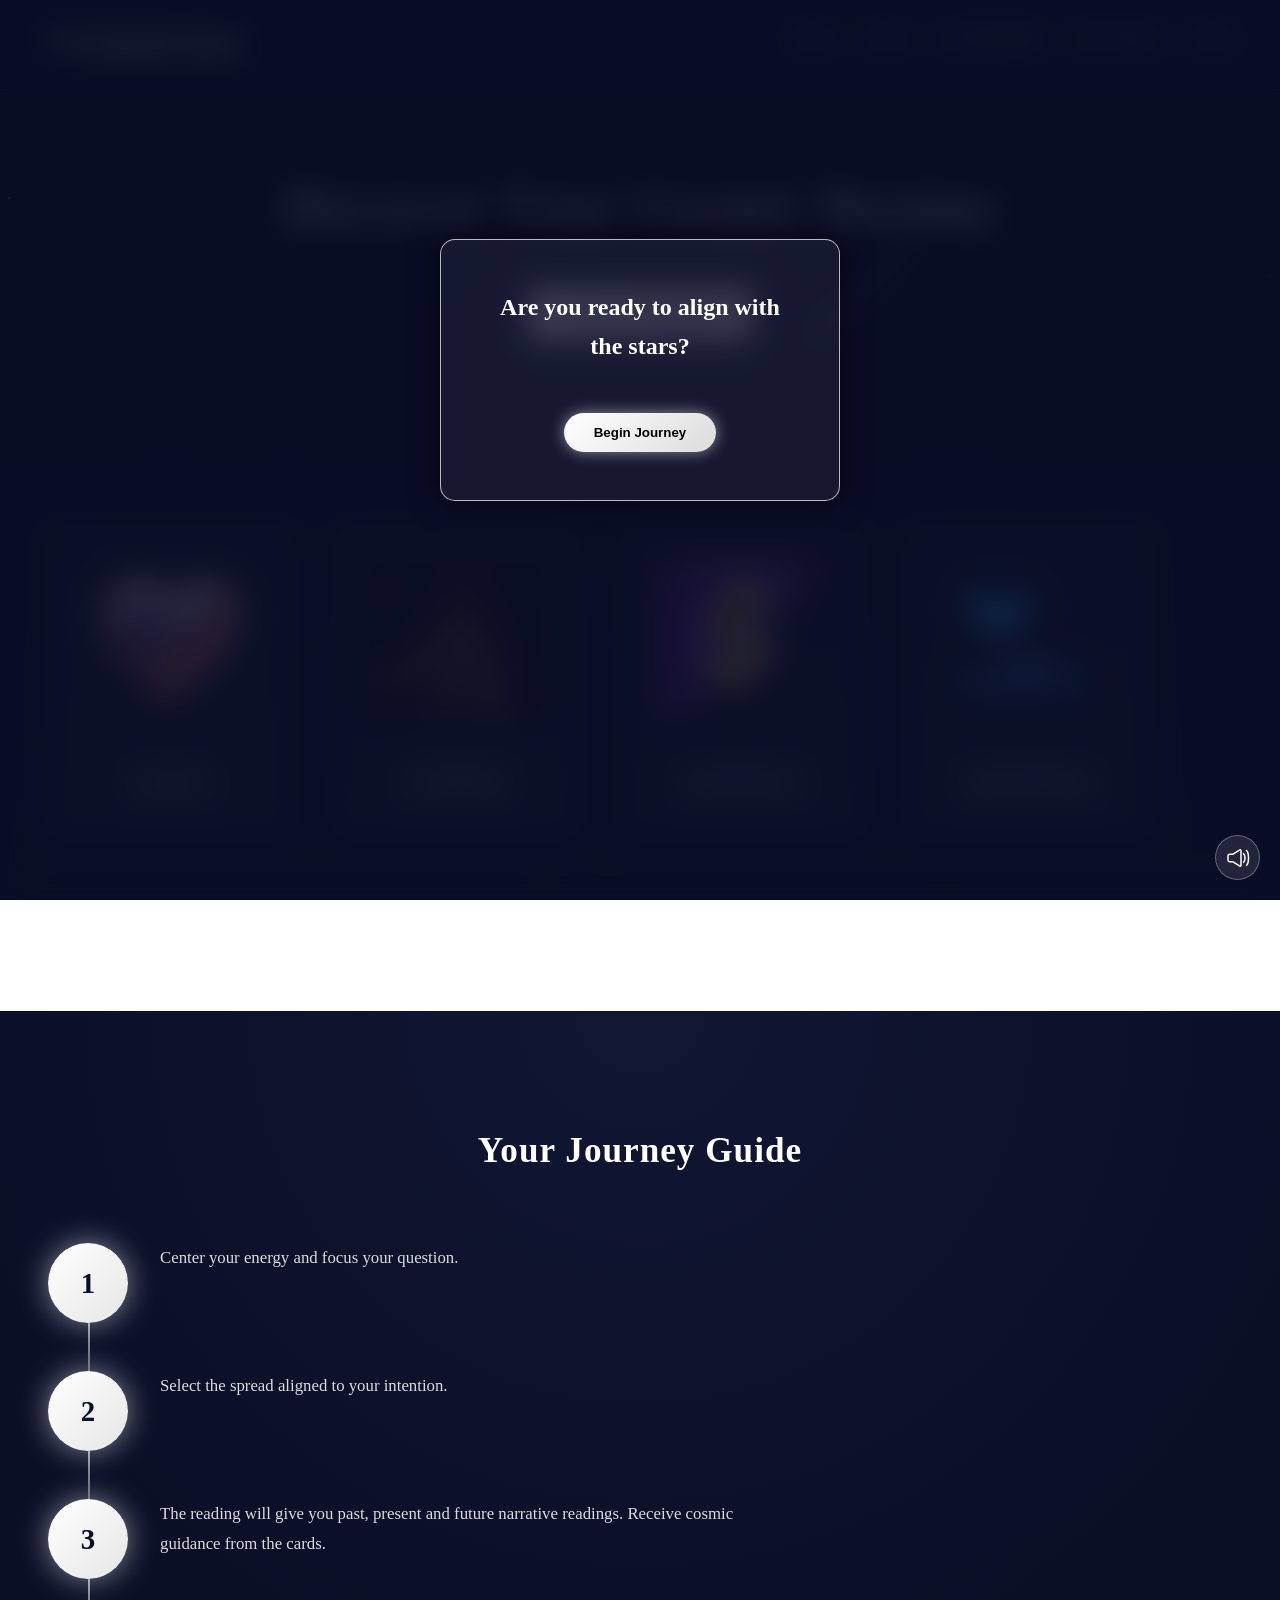
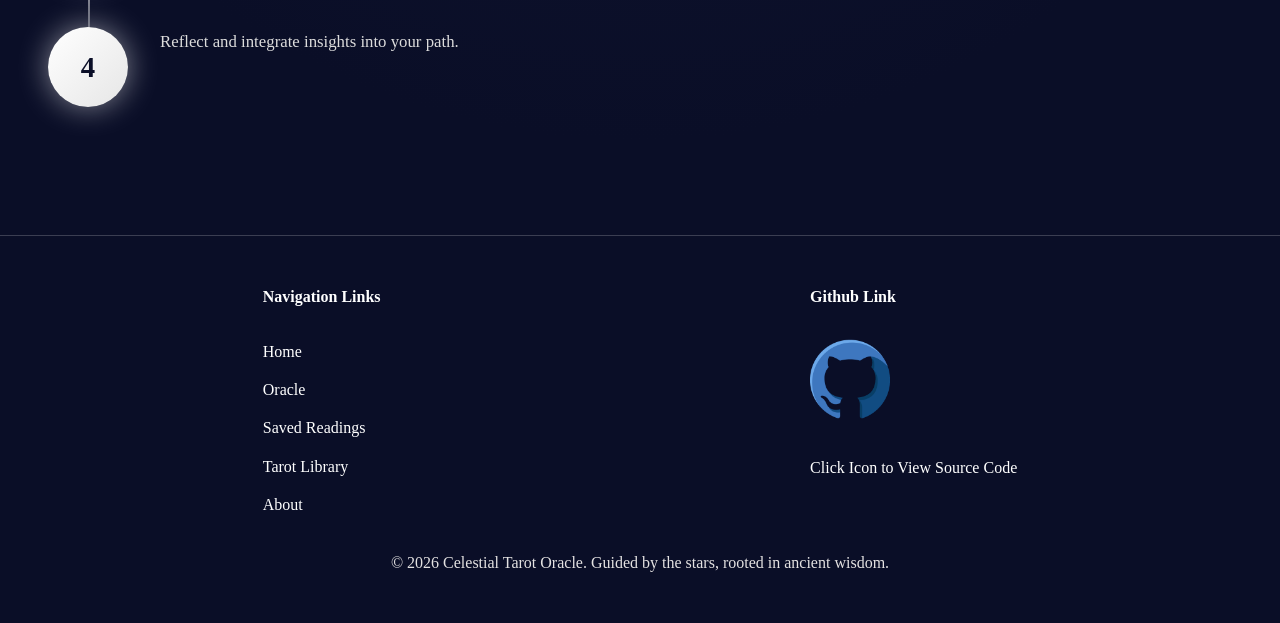
<file: index.html>
<!DOCTYPE html>
<html lang="en">
<head>
<meta charset="UTF-8">
<meta name="viewport" content="width=device-width, initial-scale=1.0">
<title>Celestial Tarot</title>

 <!-- External CSS -->
    <link rel="stylesheet" href="css/index.css">
    <script src="js/loading.js"></script>
</head>

<body>

<div id="music-overlay" class="music-overlay">
    <div class="ready-card">
        <h2>Are you ready to align with the stars?</h2>
        <button id="ready-btn" onclick="indexClick.play()">Begin Journey</button>
    </div>
</div>

<script>
    (function() {
        const overlay = document.getElementById('music-overlay');
        const audioEnabled = sessionStorage.getItem('audioEnabled');
        // overlay will be shown if a user has never clicked the button
        if (!audioEnabled) {
            document.getElementById('music-overlay').style.display = 'flex';
        }

        document.getElementById('ready-btn').addEventListener('click', function() {
            sessionStorage.setItem('audioEnabled', 'true');

            overlay.classList.add('fade-out');
            setTimeout(() => {
                overlay.style.display = 'none';
            }, 800);
        });
    })();
</script>

<canvas id="starCanvas"></canvas>

<!-- navbar section -->
 <header>
    <div id="navbar"></div>
</header>

<main>
<section class="upper-container">
    <h1 id="bouncing-text">Discover Your Cosmic Destiny</h1>
    <!-- <h1>Discover Your Cosmic Destiny</h1> -->
     
     <button class="cta-main" onclick="indexClick.play(); navigateWithDelay('oracle.html', 1.5)">Start Your Reading</button>
</section>

<!-- CATEGORY GRID -->
<section class="category-container">
<div class="categories">

    <div class="category">
        <div onclick="clickClick.play(); navigateWithDelay('oracle.html?category=love', 1)" style="cursor: pointer;">
            <img src="img/heart.png">
            <button>Love</button>
        </div>
    </div>

    <div class="category">
        <div onclick="clickClick.play(); navigateWithDelay('oracle.html?category=career', 1)" style="cursor: pointer;">
            <img src="img/career.jpg">
            <button>Career</button>
        </div>
    </div>

    <div class="category">
        <div onclick="clickClick.play(); navigateWithDelay('oracle.html?category=financial', 1)" style="cursor: pointer;">
            <img src="img/money.png">
            <button>Financial</button>
        </div>
    </div>

    <div class="category">
        <div onclick="clickClick.play(); navigateWithDelay('oracle.html?category=wellbeing', 1)" style="cursor: pointer;">
            <img src="img/health.png">
            <button>Wellbeing</button>
        </div>
    </div>

</div>
</section>

<!-- JOURNEY -->
<section class="journey-container">
<h2>Your Journey Guide</h2>

<div class="step">
<div class="step-number">1</div>
<div>Center your energy and focus your question.</div>
</div>

<div class="step">
<div class="step-number">2</div>
<div>Select the spread aligned to your intention.</div>
</div>

<div class="step">
<div class="step-number">3</div>
<div>The reading will give you past, present and future narrative readings.
Receive cosmic guidance from the cards.</div>
</div>

<div class="step">
<div class="step-number">4</div>
<div>Reflect and integrate insights into your path.</div>
</div>

</section>

</main>

<!-- footer section -->
<div id="footer"></div>

<script src="js/navfooter.js"></script>
<script src="js/sound-manager.js"></script>

<!-- star and shootinstar creating (old version) -->
<!-- <script>
/* STAR on the background */
const starContainer = document.getElementById("stars");

function createStars(count=100){
    starContainer.innerHTML="";
    for(let i=0; i<count; i++){
        const star=document.createElement("div");
        star.className="star";
        star.style.left=Math.random()*100+"%";
        star.style.top=Math.random()*100+"%";
        star.style.animationDelay=Math.random()*3+"s";
        starContainer.appendChild(star);
    }
}

createStars();
window.addEventListener("resize",()=>createStars());
</script>

<script>
    function createShootingStar() {
    const star = document.createElement("div");
    star.className = "shooting-star";
    
    //random width
    const starWidth = Math.random() * (150 - 80) + 80;
    star.style.width = `${starWidth}px`;
    
    const startX = Math.random() * (window.innerWidth + 200); // top right corner start
    const startY = Math.random() * (window.innerHeight / 2);
    
    star.style.left = `${startX}px`;
    star.style.top = `${startY}px`;
    
    starContainer.appendChild(star);
    
    setTimeout(() => {
        star.classList.add("active");
    }, 10);
    
    setTimeout(() => {
        star.remove();
    }, 1500);
}

function startShootingStars() {
    const delay = Math.random() * (2000 - 800) + 800; 
    setTimeout(() => {
        createShootingStar();
        startShootingStars();
    }, delay);
}

startShootingStars();
</script>

<script>
    // Background scroll movement (Parallax)
    window.addEventListener('scroll', () => {
    const scrollValue = window.scrollY;

    //making background position and gradiant dynamic when scrolling
    document.body.style.backgroundPosition = `center ${scrollValue * 0.5}px`;

   //parallax effect for stars when scrolling
    const starsContainer = document.getElementById("stars");
    starsContainer.style.transform = `translateY(${scrollValue * 0.2}px)`;
});
</script> -->


<!-- star and shooting-star drawing with canvas -->
<!-- Reference: https://developer.mozilla.org/en-US/docs/Web/API/Canvas_API -->
<script>
const canvas = document.getElementById('starCanvas');
const ctx = canvas.getContext('2d');

let stars = [];
let shootingStars = [];
let scrollOffset = 0;

function resizeCanvas() {
    canvas.width = window.innerWidth;
    canvas.height = window.innerHeight;
    initStars();
}

// star creating
function initStars() {
    stars = [];
    for (let i = 0; i < 150; i++) {
        stars.push({
            x: Math.random() * canvas.width,
            y: Math.random() * canvas.height,
            size: Math.random() * 2,
            opacity: Math.random(),
            speed: Math.random() * 0.05 + 0.01 // Twinkle speed
        });
    }
}

// creating shooting stars
function createShootingStar() {
    shootingStars.push({
        x: Math.random() * canvas.width,
        y: Math.random() * (canvas.height / 2),
        len: Math.random() * 80 + 50,
        speed: Math.random() * 10 + 5,
        opacity: 1
    });
    
    // random delay for next star
    setTimeout(createShootingStar, Math.random() * 3000 + 1000);
}

// canvas and animation loop
function animate() {
    ctx.clearRect(0, 0, canvas.width, canvas.height);
    
    //star styling with twinkle and parallax effects
    stars.forEach(s => {
        s.opacity += s.speed;
        if (s.opacity > 1 || s.opacity < 0.3) s.speed = -s.speed;
        
        ctx.beginPath();
        ctx.arc(s.x, (s.y + scrollOffset * 0.2) % canvas.height, s.size, 0, Math.PI * 2);
        ctx.fillStyle = `rgba(255, 255, 255, ${s.opacity})`;
        ctx.fill();
    });

    // shooting stars styling
    shootingStars.forEach((ss, index) => {
        ctx.beginPath();
        ctx.lineWidth = 2;
        ctx.lineCap = 'round';
        let gradient = ctx.createLinearGradient(ss.x, ss.y, ss.x + ss.len, ss.y - ss.len);
        gradient.addColorStop(0, `rgba(255, 255, 255, ${ss.opacity})`);
        gradient.addColorStop(1, 'rgba(255, 255, 255, 0)');
        
        ctx.strokeStyle = gradient;
        ctx.moveTo(ss.x, ss.y);
        ctx.lineTo(ss.x - ss.len, ss.y + ss.len);
        ctx.stroke();

        // movement logic
        ss.x -= ss.speed;
        ss.y += ss.speed;
        ss.opacity -= 0.01;

        if (ss.opacity <= 0) shootingStars.splice(index, 1);
    });

    requestAnimationFrame(animate);
}

// for scroll parallax
window.addEventListener('scroll', () => {
    scrollOffset = window.scrollY;
    // Background gradient movement
    document.body.style.backgroundPosition = `center ${scrollOffset * 0.5}px`;
});

window.addEventListener('resize', resizeCanvas);

// function call
resizeCanvas();
createShootingStar();
animate();
</script>


<!-- text bounce manipulation -->
<script>
    const textElement = document.getElementById('bouncing-text');
    const text = textElement.innerText;
    textElement.innerHTML = '';

    [...text].forEach((char, index) => {
    const span = document.createElement('span');
    //for space handling
    span.innerText = char === ' ' ? '\u00A0' : char; 
    span.style.setProperty('--i', index); //define CSS variable
    textElement.appendChild(span);
});
</script>


</body>
</html>
</file>
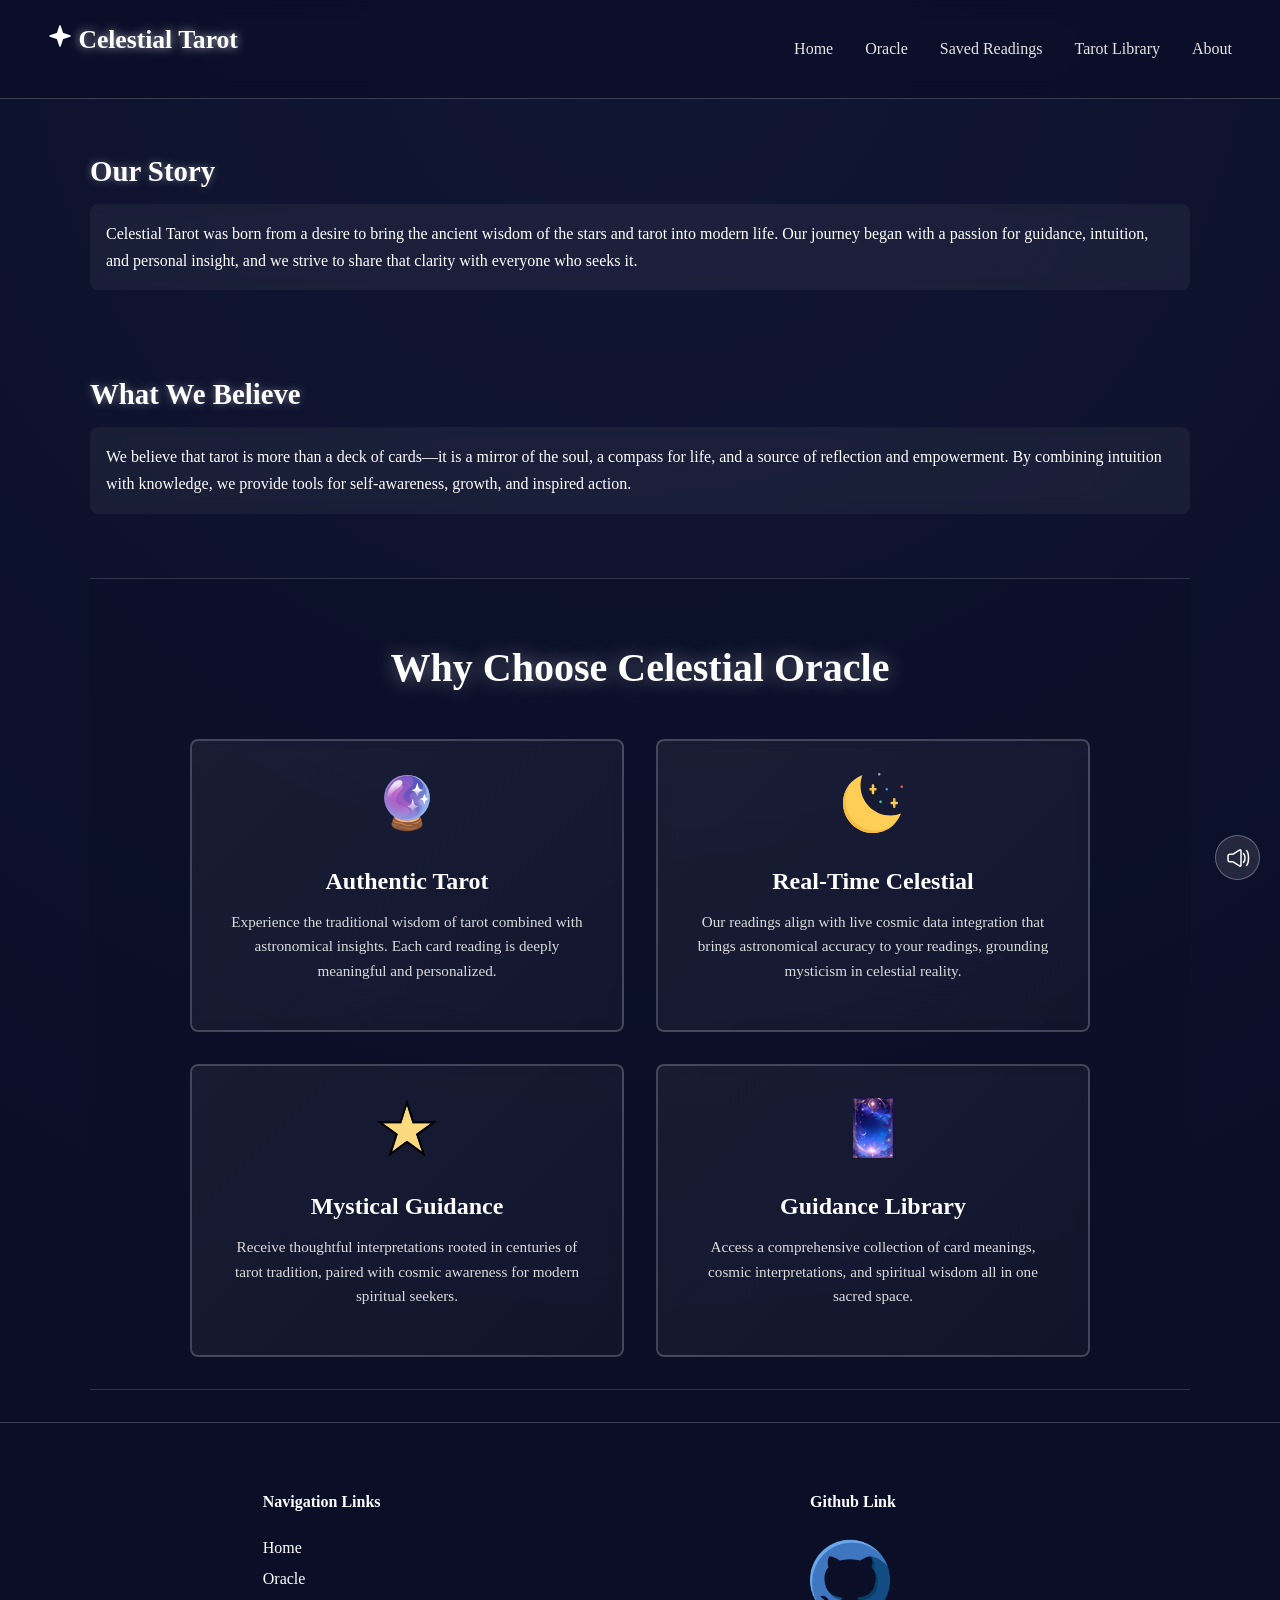
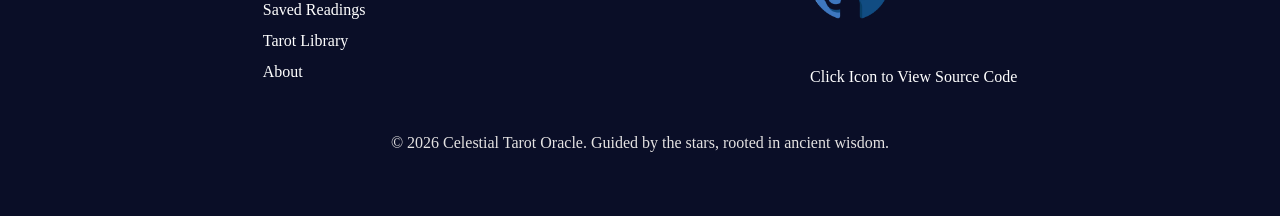
<file: about.html>
<!DOCTYPE html>
<html lang="en">
<head>
<meta charset="UTF-8">
<meta name="viewport" content="width=device-width, initial-scale=1.0">
<title>About -Celestial Tarot-</title>
<link rel="stylesheet" href="css/about.css">
<script src="js/loading.js"></script>
</head>
<body>

<main>
<div class="stars-container"></div>

<!-- Navbar -->
<div id="navbar"></div>

<!-- About Content -->
<section class="about-section">

    <!-- Our Story -->
    <div class="about-block">
        <h2>Our Story</h2>
        <p>
            Celestial Tarot was born from a desire to bring the ancient wisdom of the stars
            and tarot into modern life. Our journey began with a passion for guidance,
            intuition, and personal insight, and we strive to share that clarity with
            everyone who seeks it.
        </p>
    </div>

    <!-- What We Believe -->
    <div class="about-block">
        <h2>What We Believe</h2>
        <p>
            We believe that tarot is more than a deck of cards—it is a mirror of the soul,
            a compass for life, and a source of reflection and empowerment. By combining
            intuition with knowledge, we provide tools for self-awareness, growth, and
            inspired action.
        </p>
    </div>


     <!-- Features Section -->
        <section class="features" id="features">
            <h2 class="section-title">Why Choose Celestial Oracle</h2>
            <div class="features-grid">
                <div class="feature-card">
                    <div class="feature-icon">
                        <img src="img/crystalball.svg" alt="" width="60" height="60">
                    </div>
                    <h3>Authentic Tarot</h3>
                    <p>Experience the traditional wisdom of tarot combined with astronomical insights. Each card reading is deeply meaningful and personalized.</p>
                </div>
                <div class="feature-card">
                    <div class="feature-icon">
                        <img src="img/halfmoon.svg" alt="" width="60" height="60">
                    </div>
                    <h3>Real-Time Celestial</h3>
                    <p>Our readings align with live cosmic data integration that brings astronomical accuracy to your readings, grounding mysticism in celestial reality.</p>
                </div>
                <div class="feature-card">
                    <div class="feature-icon">
                        <img src="img/starfall.svg" alt="" width="60" height="60">
                    </div>
                    <h3>Mystical Guidance</h3>
                    <p>Receive thoughtful interpretations rooted in centuries of tarot tradition, paired with cosmic awareness for modern spiritual seekers.</p>
                </div>
                <div class="feature-card">
                    <div class="feature-icon">
                        <img src="img/tarot_img1.jpg" alt="" width="40" height="60">
                    </div>
                    <h3>Guidance Library</h3>
                    <p>Access a comprehensive collection of card meanings, cosmic interpretations, and spiritual wisdom all in one sacred space.</p>
                </div>
            </div>
        </section>
</section>

</main>
<!-- Footer -->
<div id="footer"></div>

<script src="js/navfooter.js"></script>
<script src="js/sound-manager.js"></script>
</body>
</html>
</file>
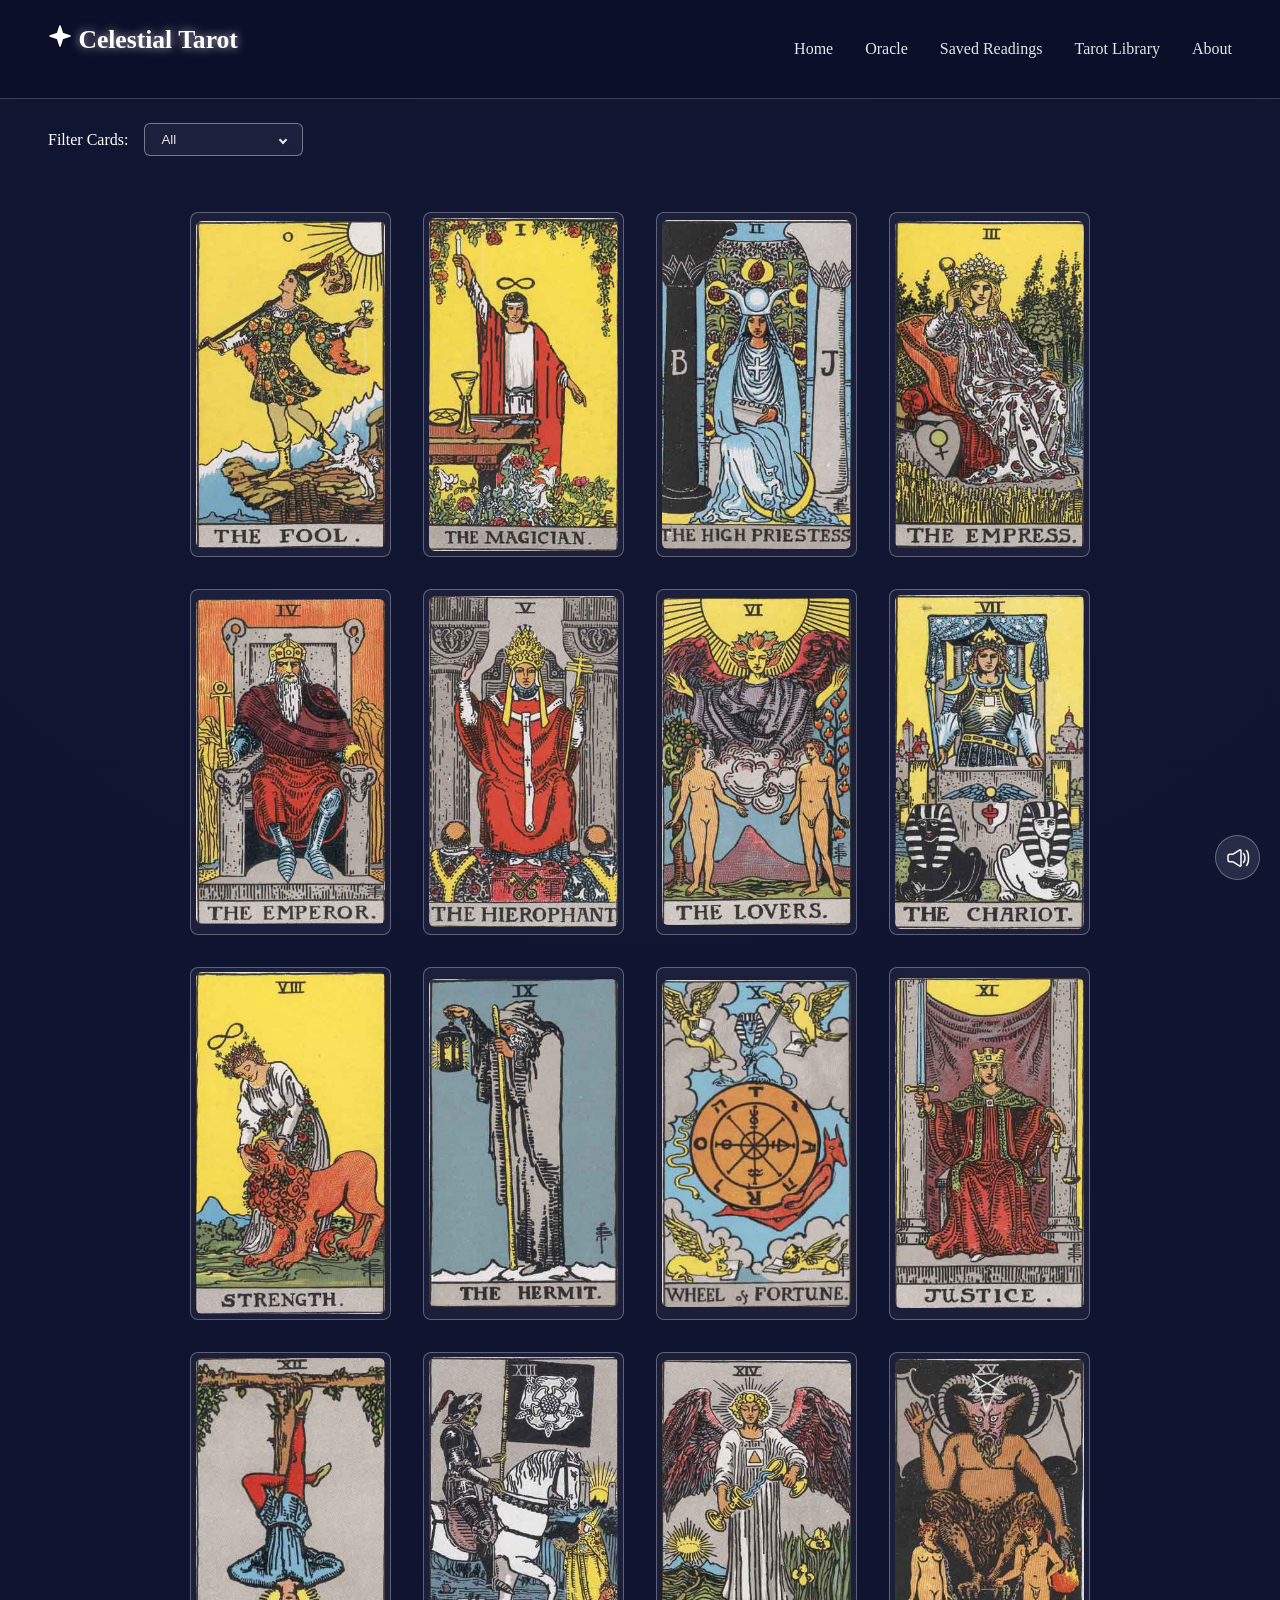
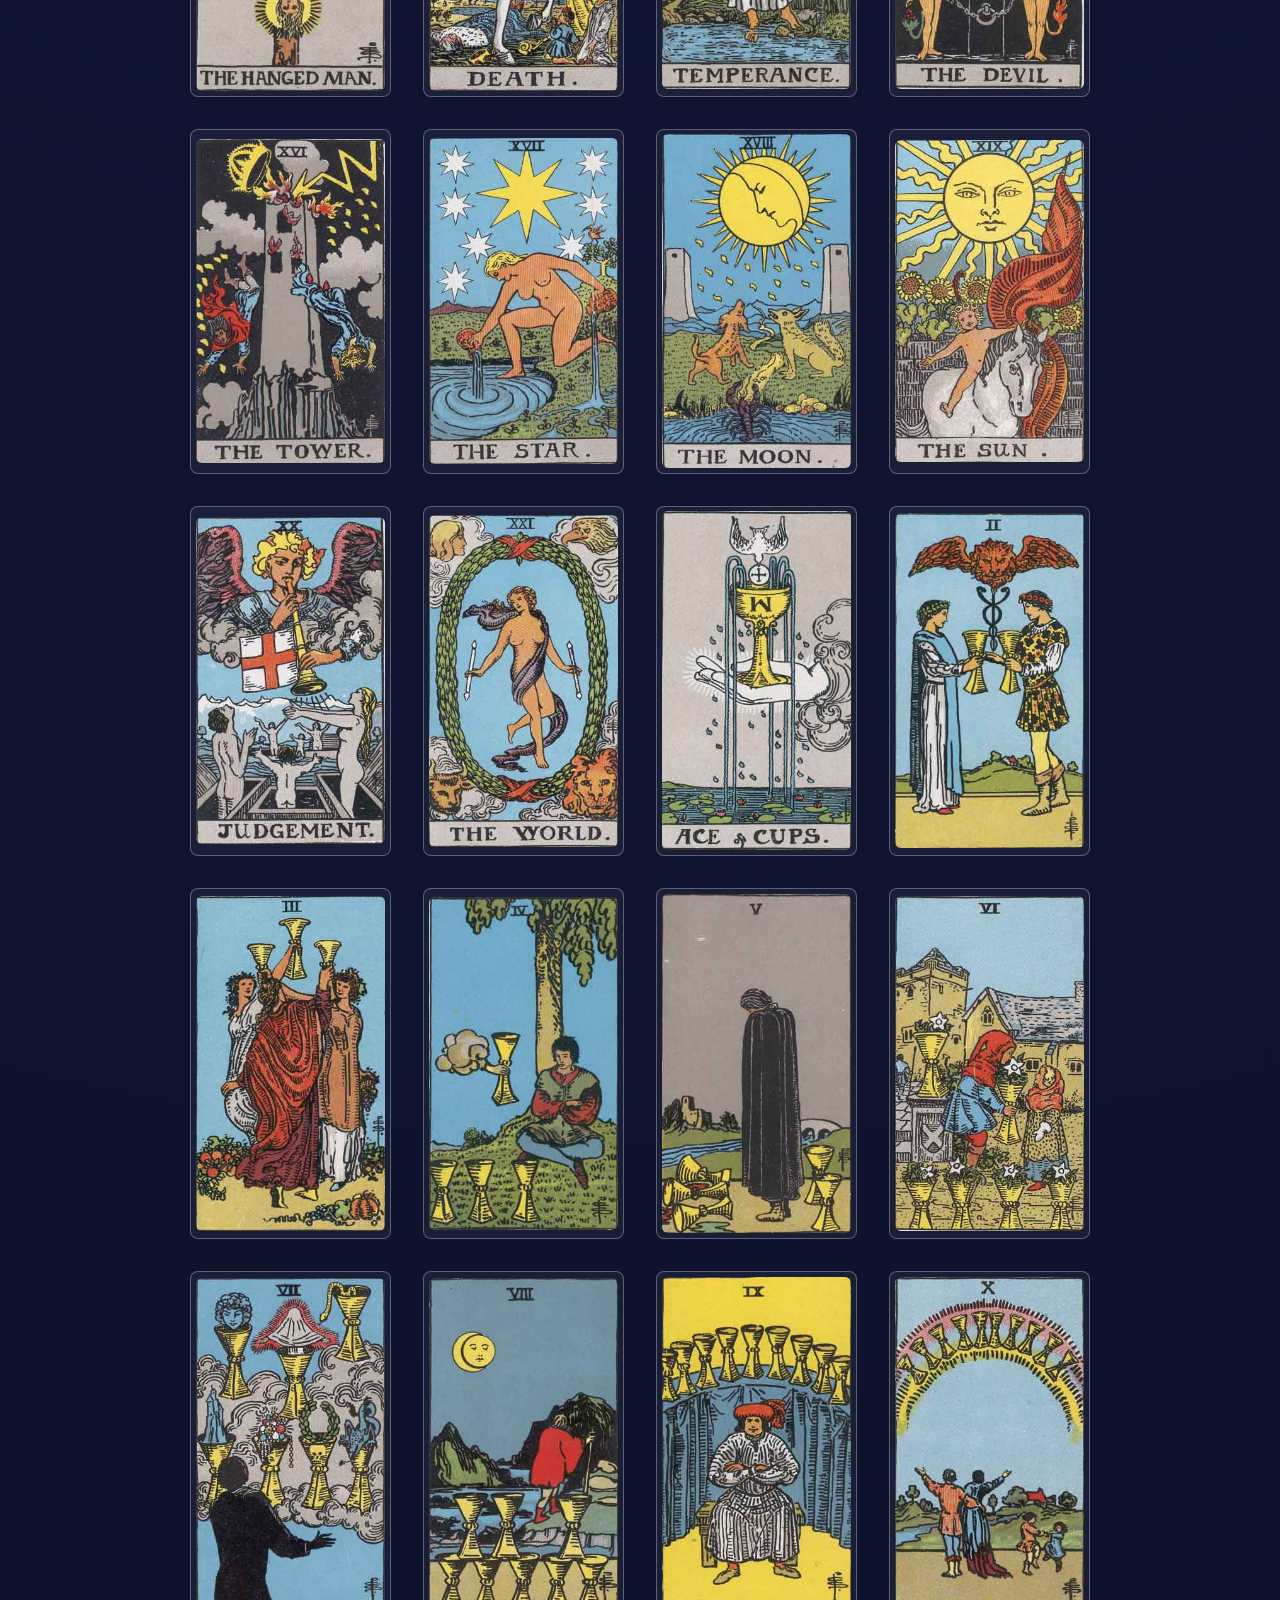
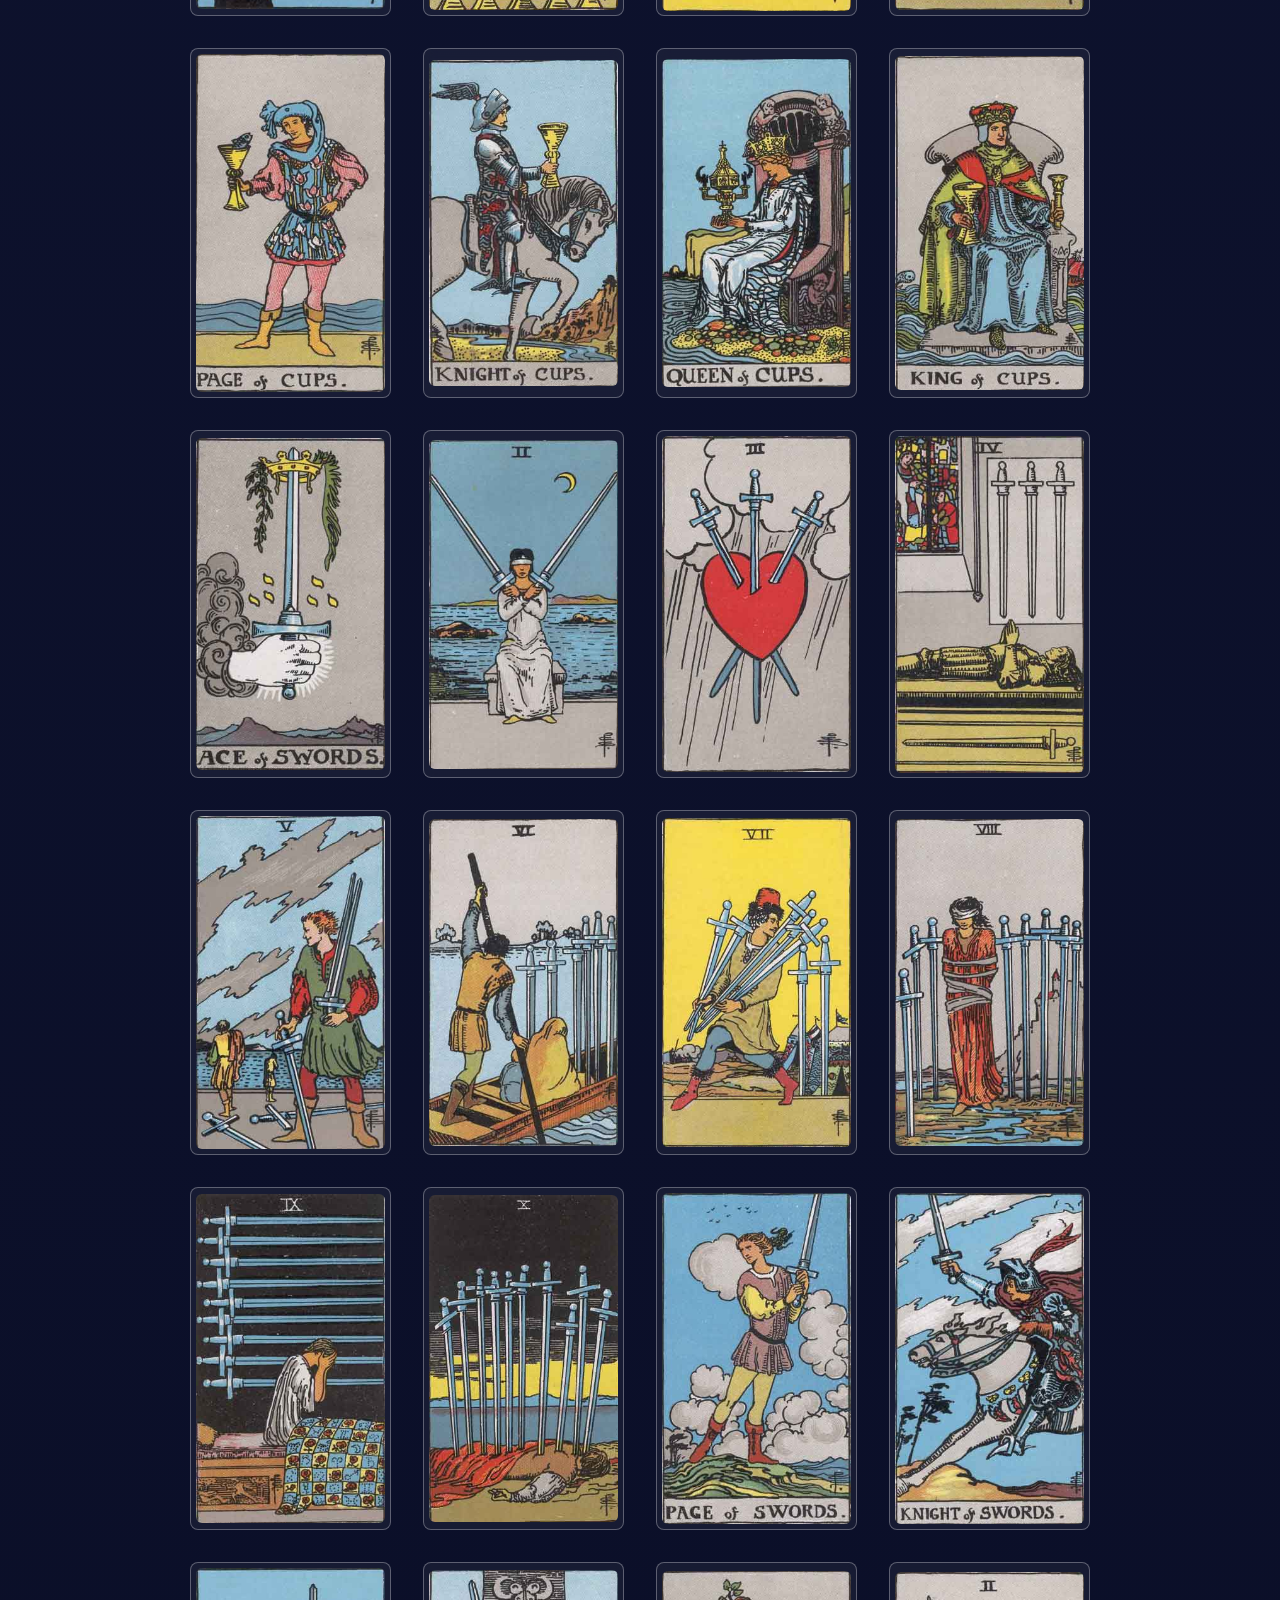
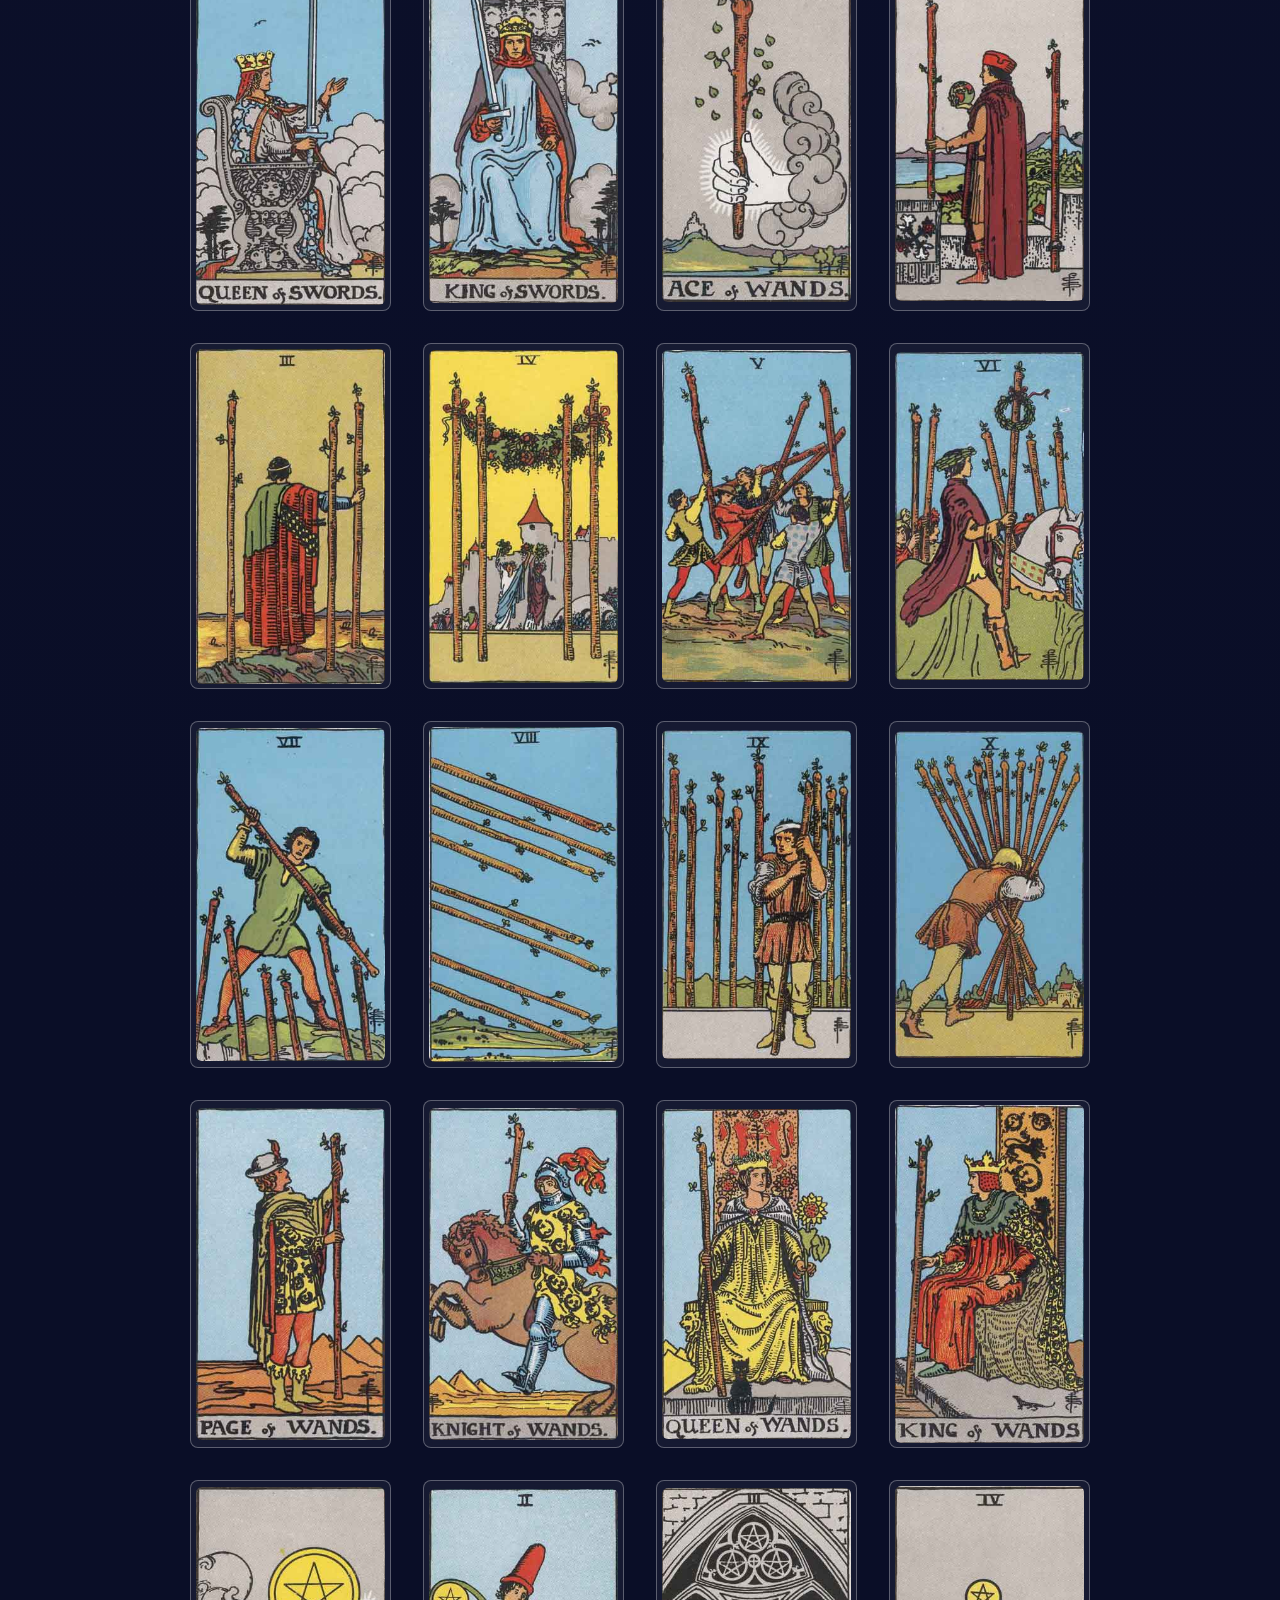
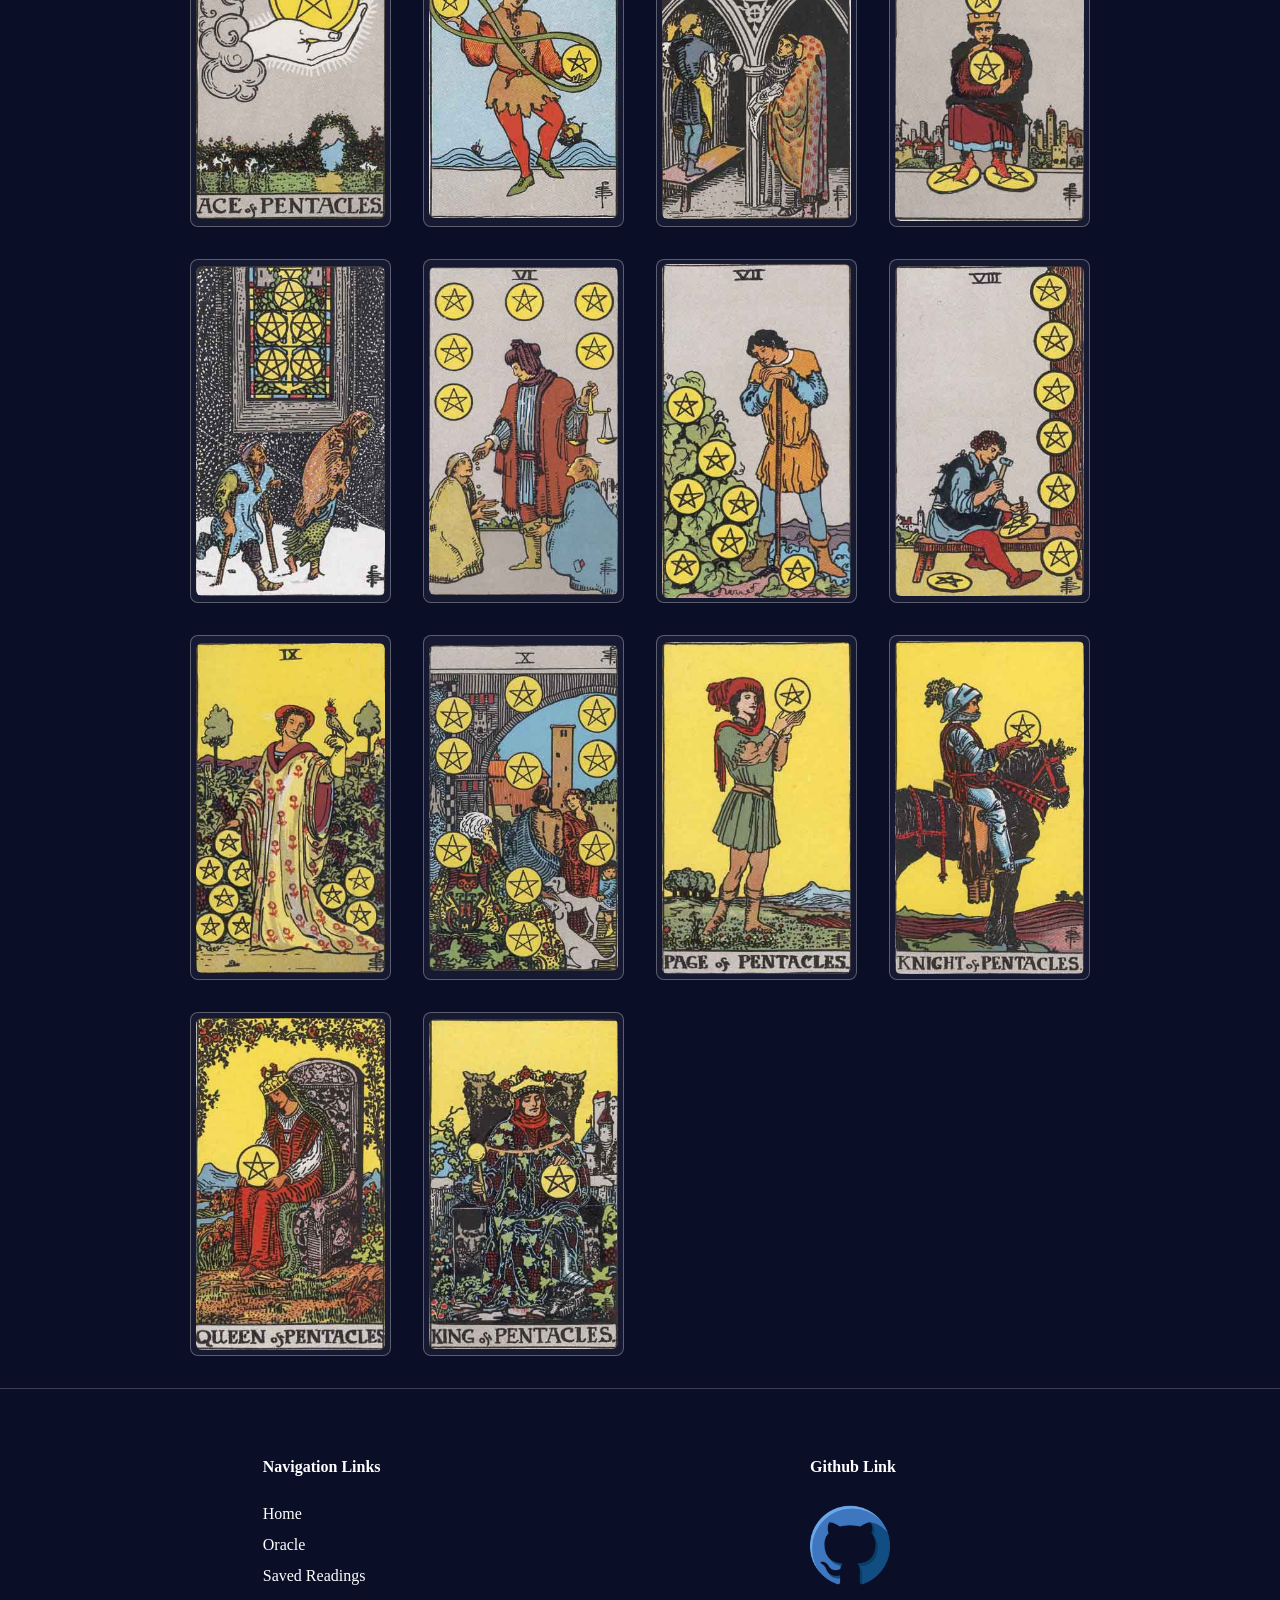
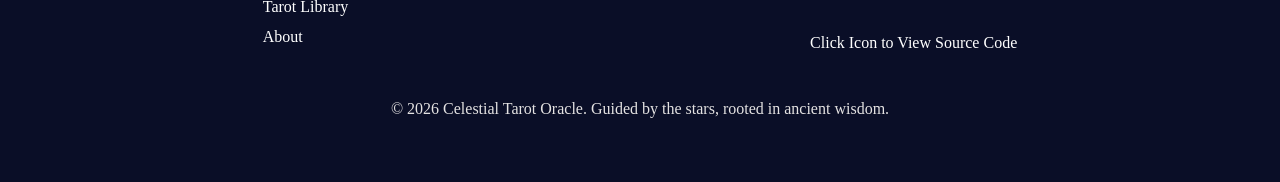
<file: card_meaning.html>
<!DOCTYPE html>
<html lang="en">
<head>
<meta charset="UTF-8">
<meta name="viewport" content="width=device-width, initial-scale=1.0">
<title>Card Meaning -Celestial Tarot-</title>
<link rel="stylesheet" href="css/card_meaning.css">
<script src="js/loading.js"></script>
</head>
<body>

<main>
<div class="stars-container"></div>

<!-- Navbar -->
<div id="navbar"></div>

<!-- Back Button -->
<div class="back-btn-container">
    <button class="back-btn" onclick="clickFlip.play(); navigateWithDelay('tarot_library.html', 0.5)">Back</button>
</div>

<!-- Card Title -->
 <h1 class="card-title" id="cardName">Loading...</h1>

<!-- Card Detail Row -->
<section class="card-detail-section">
    <div class="card-image">
        <img src="" id="cardImage" alt="Tarot Card">
    </div>

    <div class="card-keywords">
        <p style="font-style: italic; color: #ffd700;">Arcana Type: <span id="arcanaType"></span></p>

        <div class="keyword-group">
            <h3>Upright Keywords:</h3>
            <p id="uprightKeywords"></p>
        </div>
        <div class="keyword-group">
            <h3>Reversed Keywords:</h3>
            <p id="reversedKeywords"></p>
        </div>
    </div>
</section>

<!-- Card Meaning -->
<section class="all-meaning-section">
    <div class="detail-block">
        <h3>Full Description</h3>
        <p id="fullDescription"></p>
    </div>

    <div class="detail-block">
        <h3>Upright Meaning</h3>
        <p id="uprightShort"></p>
    </div>

    <div class="detail-block">
        <h3>Reversed Meaning</h3>
        <p id="reversedShort"></p>
    </div>

    <div class="detail-block">
        <h3>Love Upright Meaning</h3>
        <p id="loveUpright"></p>
    </div>
    <div class="detail-block">
        <h3>Love Reversed Meaning</h3>
        <p id="loveReversed"></p>
    </div>

    <div class="detail-block">
        <h3>Career Upright Meaning</h3>
        <p id="careerUpright"></p>
    </div>
    <div class="detail-block">
        <h3>Career Reversed Meaning</h3>
        <p id="careerReversed"></p>
    </div>

    <div class="detail-block">
        <h3>Financial Upright Meaning</h3>
        <p id="financialUpright"></p>
    </div>
    <div class="detail-block">
        <h3>Financial Reversed Meaning</h3>
        <p id="financialReversed"></p>
    </div>

    <div class="detail-block">
        <h3>Wellbeing Upright Meaning</h3>
        <p id="wellbeingUpright"></p>
    </div>
    <div class="detail-block">
        <h3>Wellbeing Reversed Meaning</h3>
        <p id="wellbeingReversed"></p>
    </div>
</section>

</main>
<!-- Footer -->
<div id="footer"></div>

<script src="js/navfooter.js"></script>
 <script src="js/card-meaning-logic.js"></script>
 <script src="js/sound-manager.js"></script>
</body>
</html>
</file>
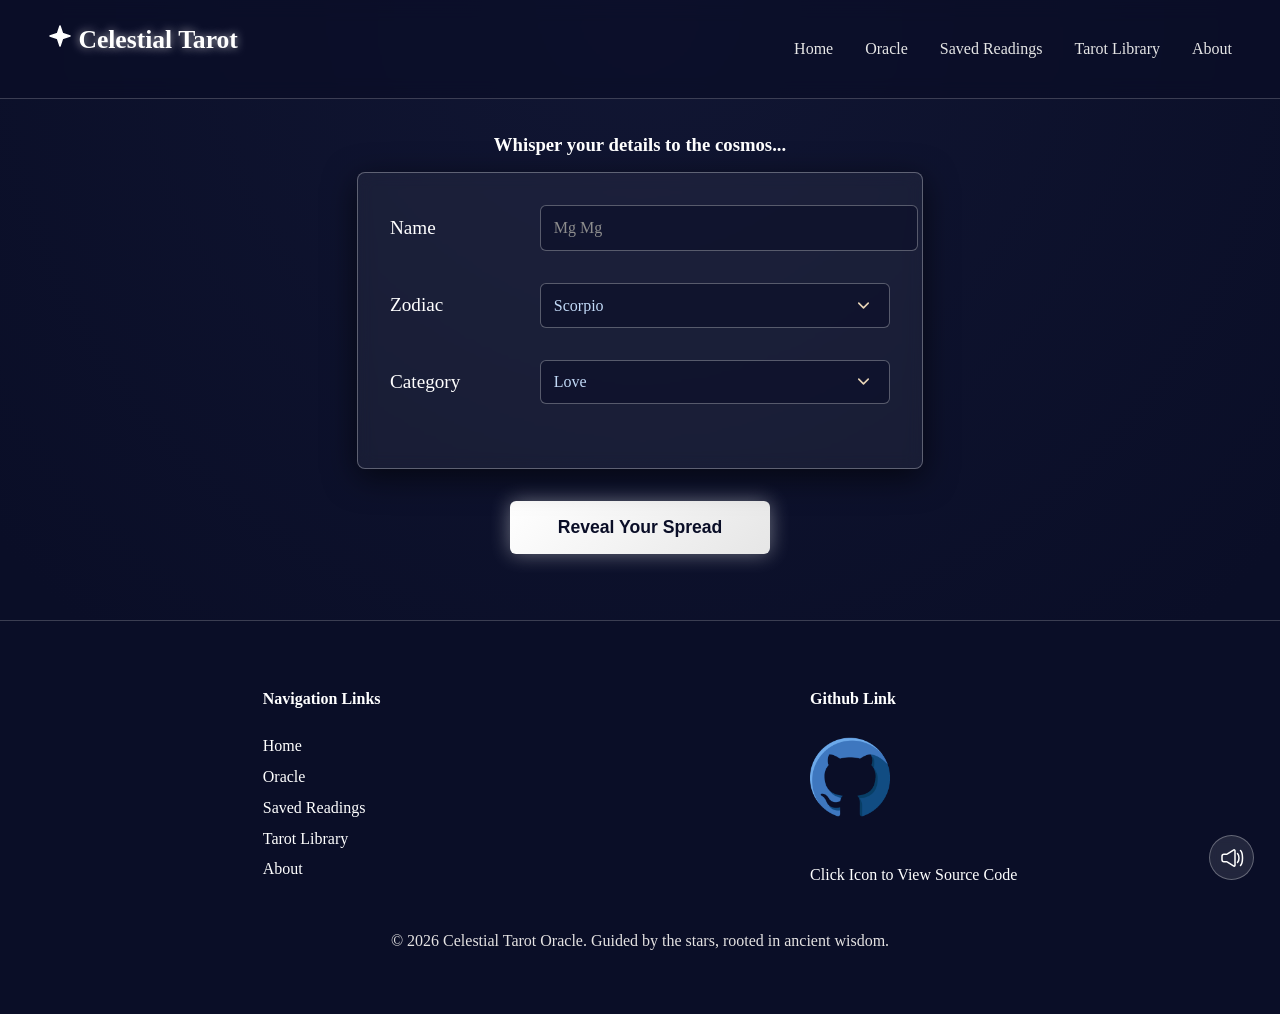
<file: oracle.html>
<!DOCTYPE html>
<html lang="en">
<head>
<meta charset="UTF-8">
<meta name="viewport" content="width=device-width, initial-scale=1.0">
<title>Oracle -Celestial Tarot-</title>
<link rel="stylesheet" href="css/oracle.css">
<script src="js/loading.js"></script>


</head>

<body>

<main>
<div class="stars-container"></div>

<!--  Navigation -->
<div id="navbar"></div>

<!--  Form Section -->
<section class="oracle-form-section">
<h3>Whisper your details to the cosmos...</h3>
    <div class="oracle-form-card">

        <div class="form-row">
            <label>Name</label>
            <input type="text" id="userName" placeholder="Mg Mg" required>
        </div>

        <div class="form-row">
            <label>Zodiac</label>
            <select id="userZodiac">
                <option value="Scorpio">Scorpio</option>
                <option value="Aries">Aries</option>
                <option value="Taurus">Taurus</option>
                <option value="Gemini">Gemini</option>
                <option value="Cancer">Cancer</option>
                <option value="Leo">Leo</option>
                <option value="Virgo">Virgo</option>
                <option value="Libra">Libra</option>
                <option value="Sagittarius">Sagittarius</option>
                <option value="Capricorn">Capricorn</option>
                <option value="Aquarius">Aquarius</option>
                <option value="Pisces">Pisces</option>
            </select>
        </div>

        <div class="form-row">
            <label>Category</label>
            <select id="userCategory">
                <option value="love">Love</option>
                <option value="career">Career</option>
                <option value="financial">Financial</option>
                <option value="wellbeing">Wellbeing</option>
            </select>
        </div>

    </div>

    <button class="oracleBtn" onclick="oracleClick.play(); submitOracleForm()">Reveal Your Spread</button>

</section>

</main>

<!-- alert overlay for name field -->
<div id="cosmic-alert" class="alert-overlay">
    <div class="alert-card">
        <div class="alert-icon">
            <img src="img/halfmoon.svg" alt="" width="60" height="60">
        </div>
        <h3 id="alert-title">Cosmic Whisper</h3>
        <p id="alert-message"></p>
        <button class="alert-btn" onclick="closeCosmicAlert()">Ok</button>
    </div>
</div>

<!-- Footer -->
<div id="footer"></div>


<script src="js/navfooter.js"></script>
<script src="js/oracle_form.js"></script>
<script src="js/sound-manager.js"></script>

</body>
</html>
</file>
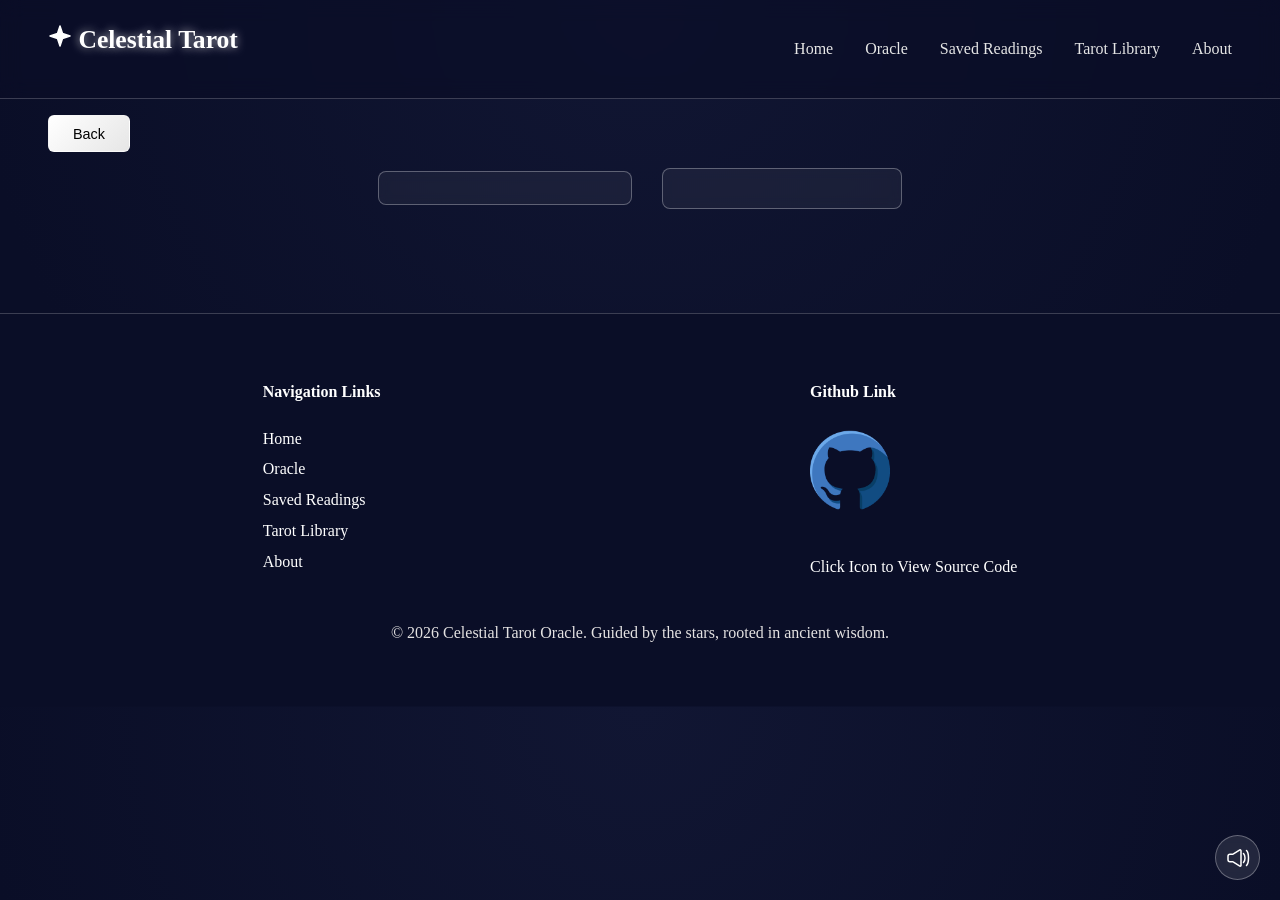
<file: saved_reading_detail.html>
<!DOCTYPE html>
<html lang="en">
<head>
<meta charset="UTF-8">
<meta name="viewport" content="width=device-width, initial-scale=1.0">
<title>Saved Reading Detail -Celestial Tarot-</title>
<link rel="stylesheet" href="css/saved_reading_detail.css">
<script src="js/loading.js"></script>
</head>
<body>

<main>
<div class="stars-container"></div>

<!-- Navbar -->
<div id="navbar"></div>

<!-- Back Button -->
<div class="back-btn-container">
    <button class="back-btn" onclick="clickClick.play(); navigateWithDelay('saved_readings.html', 0.5)">Back</button>
</div>

<section class="card-section">
<!-- User Info Card -->
<div class="user-card"></div>

<!-- Fetched MoonPhase -->
<div class="moon-card">
</div>
</section>

<!-- Synthesis Section -->
<section class="synthesis-section"></section>

</main>
<!-- Footer -->
<div id="footer"></div>

<script src="js/navfooter.js"></script>
<script src="js/save_reading_logic.js"></script>
<script src="js/sound-manager.js"></script>
<!-- <script src="js/display.js"></script> -->
</body>
</html>
</file>
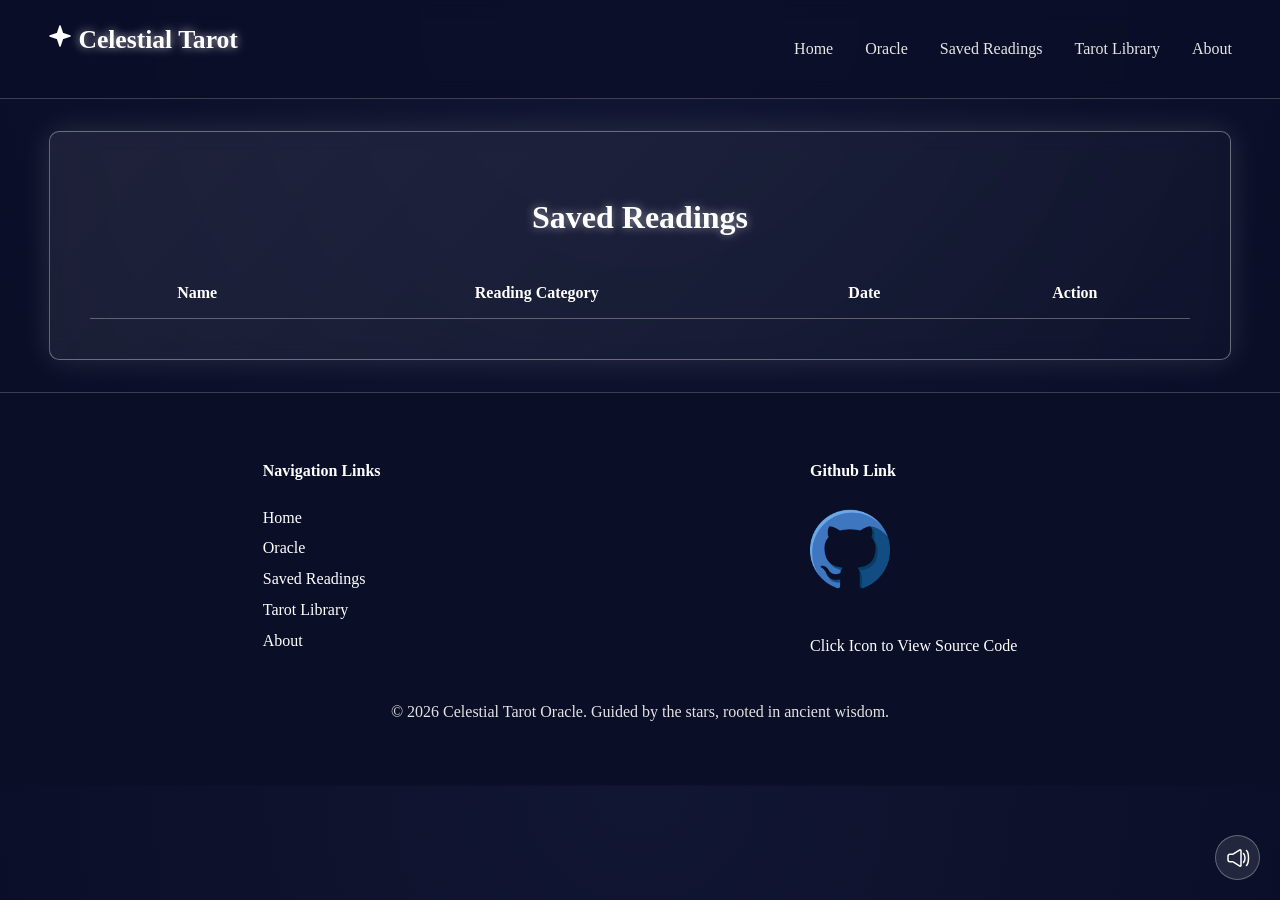
<file: saved_readings.html>
<!DOCTYPE html>
<html lang="en">
<head>
<meta charset="UTF-8">
<meta name="viewport" content="width=device-width, initial-scale=1.0">
<title>Celestial Tarot -Saved Readings-</title>
<link rel="stylesheet" href="css/saved_readings.css">
<script src="js/loading.js"></script>
</head>

<body>

<main>
<div class="stars-container"></div>

<!-- navbar -->
<div id="navbar"></div>

<!-- Saved Readings Section -->
<section class="saved-readings-section">
    <h1>Saved Readings</h1>

    <div class="table-container">
        <table class="saved-readings-table">
            <thead>
                <tr>
                    <th>Name</th>
                    <th>Reading Category</th>
                    <th>Date</th>
                    <th>Action</th>
                </tr>
            </thead>
            <tbody id="saved-readings-body"></tbody>
        </table>
    </div>
</section>

</main>

<div id="cosmic-alert" class="alert-overlay">
    <div class="alert-card">
        <div class="alert-icon">
            <img src="img/halfmoon.svg" alt="" width="60" height="60">
        </div>
        <h3 id="alert-title">Cosmic Whisper</h3>
        <p id="alert-message"></p>
        
        <div class="alert-actions">
            <button id="alert-confirm-btn" class="alert-btn confirmBtn" onclick="closeCosmicAlert()">Yes</button>
            <button id="alert-cancel-btn" class="alert-btn cancelBtn" onclick="closeCosmicAlert()">Cancel</button>
        </div>
    </div>
</div>

<!-- Footer -->
<div id="footer"></div>

<script src="js/navfooter.js"></script>
<script src="js/save_reading_logic.js"></script>
<script src="js/sound-manager.js"></script>

</body>
</html>
</file>
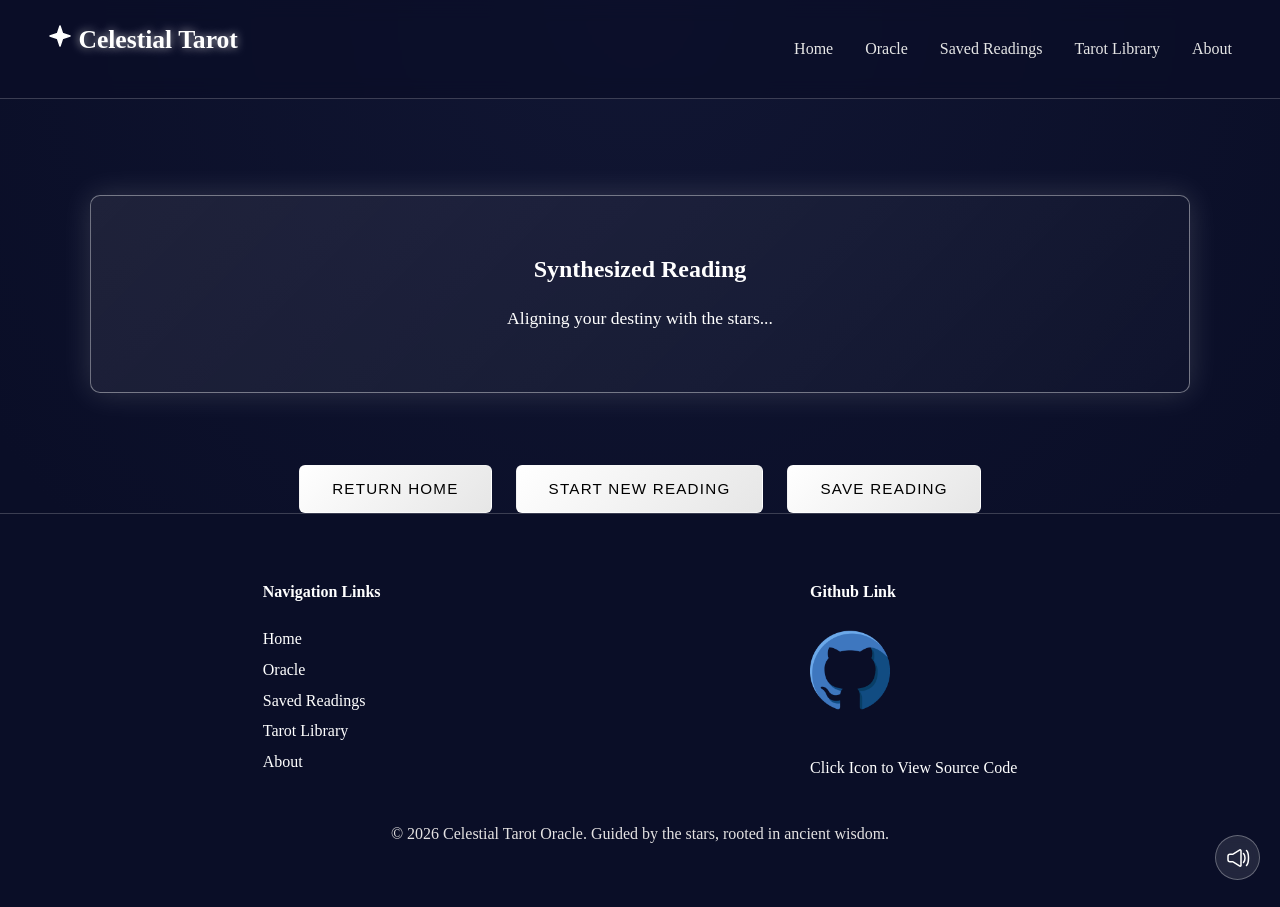
<file: synthesis.html>
<!DOCTYPE html>
<html lang="en">
<head>
<meta charset="UTF-8">
<meta name="viewport" content="width=device-width, initial-scale=1.0">
<title>Celestial Tarot -Synthesis-</title>
<link rel="stylesheet" href="css/synthesis.css">
<script src="js/loading.js"></script>
</head>

<body>

<main>
<div class="stars-container"></div>

<!--Navbar-->
<div id="navbar"></div>

<!-- Synthesis Section -->
 <section class="synthesis-section">

    <div id="card-results-container"></div>

    <div class="final-message">
        <h1>Synthesized Reading</h1>
        <p id="final-synthesis-text">
            Aligning your destiny with the stars...
        </p>
    </div>

</section>


<div class="action-buttons">
    <button class="action-btn" onclick="clickClick.play(); navigateWithDelay('index.html', 0.4)">Return Home</button>
    <button class="action-btn" onclick="clickClick.play(); navigateWithDelay('oracle.html', 0.4)">Start New Reading</button>
    <button class="action-btn" onclick="clickClick.play(); saveReading()">Save Reading</button>
</div>

</main>

<!-- alert overlay for save -->
<div id="cosmic-alert" class="alert-overlay">
    <div class="alert-card">
        <div class="alert-icon">
            <img src="img/halfmoon.svg" alt="" width="60" height="60">
        </div>
        <h3 id="alert-title">Cosmic Whisper</h3>
        <p id="alert-message"></p>
        <button class="alert-btn" onclick="closeCosmicAlert()">Ok</button>
    </div>
</div>

<!-- Footer -->
<div id="footer"></div>

<script src="js/navfooter.js"></script>
<script src="js/synthesize_logic.js"></script>
<script src="js/save_reading_logic.js"></script>
<script src="js/sound-manager.js"></script>

</body>
</html>
</file>
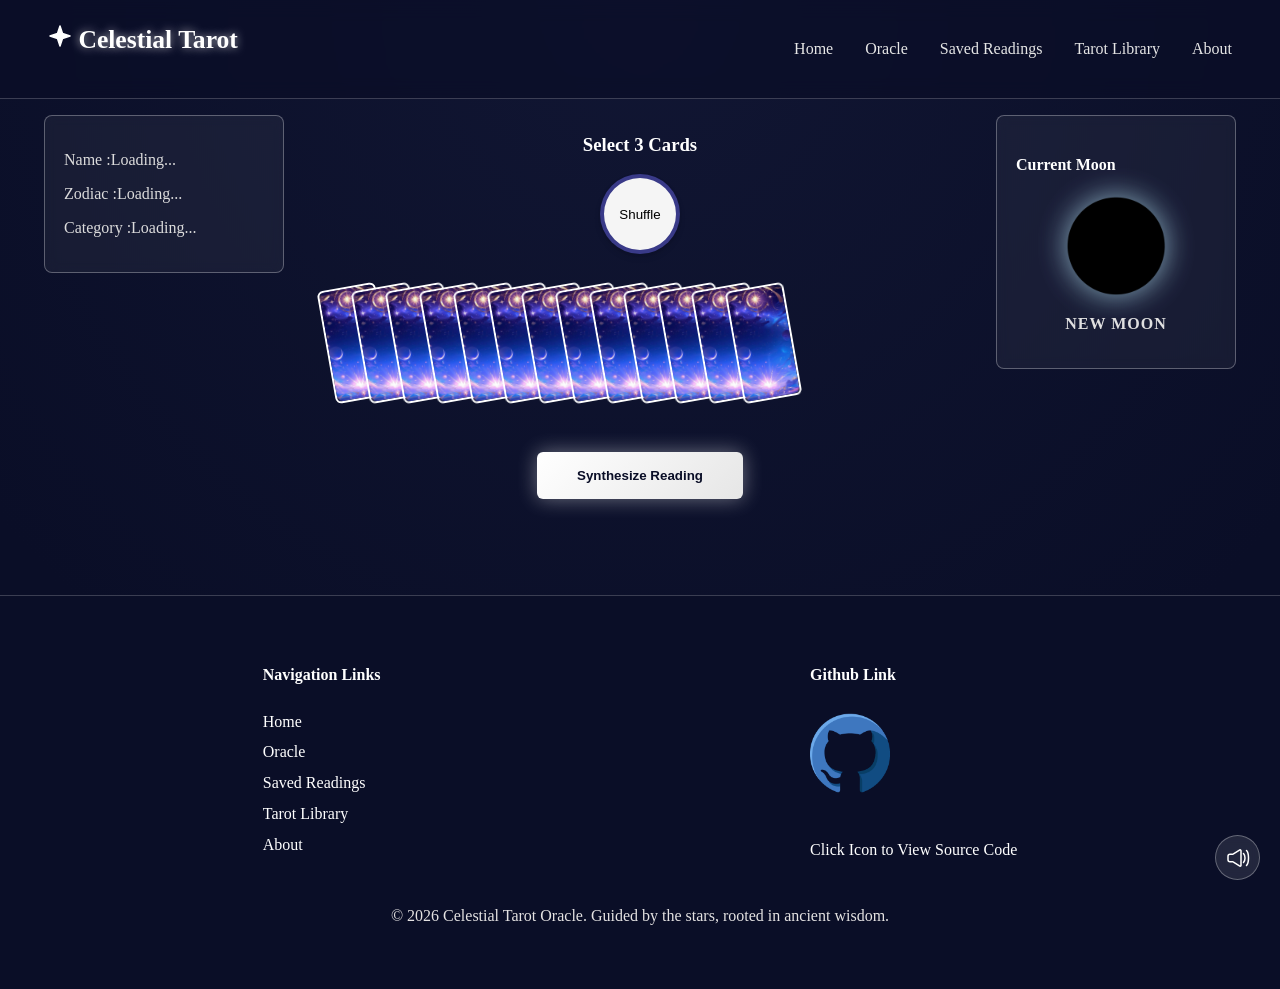
<file: the_deck.html>
<!DOCTYPE html>
<html lang="en">
<head>
<meta charset="UTF-8">
<meta name="viewport" content="width=device-width, initial-scale=1.0">
<title>Celestial Tarot -Oracle-</title>
<link rel="stylesheet" href="css/deck.css">
<script src="js/loading.js"></script>

</head>

<body>

<main>
<!-- Navigation -->
<div id="navbar"></div>


<!-- Main Oracle Section -->
<section class="oracle-page">

    <!-- User Info Card -->
    <div class="user-card">
        <p><span>Name :</span><span id="displayName">Loading...</span></p>
        <p><span>Zodiac :</span><span id="displayZodiac">Loading...</span></p>
        <p><span>Category :</span><span id="displayCategory">Loading...</span></p>
    </div>

    <!-- Card Selection Area -->
    <div class="card-area">
        <h3>Select 3 Cards</h3>

        <button class="circle-btn" id="shufflebutton">Shuffle</button>

        <div class="card-Container" id="cardContainer"></div>

        <button class="primary-btn" onclick="clickClick.play(); checkBeforeNavigate()">Synthesize Reading</button>
    </div>

    <!-- Fetched MoonPhase -->
    <div class="moon-card">
        <h4>Current Moon</h4>
        <div class="moon-img-wrapper">
            <img src="img/loading.png" id="moonImg" alt="Moon Phase">
        </div>
        <p id="moonPhaseText">Loading Alignment...</p>
    </div>

    
</section>

</main>


<div id="cosmic-alert" class="alert-overlay">
    <div class="alert-card">
        <div class="alert-icon">
            <img src="img/halfmoon.svg" alt="" width="60" height="60">
        </div>
        <h3 id="alert-title">Cosmic Whisper</h3>
        <p id="alert-message"></p>
        <button class="alert-btn" onclick="closeCosmicAlert()">Ok</button>
    </div>
</div>


<!-- Footer -->
<div id="footer"></div>

<script src="js/navfooter.js"></script>

<script src="js/shuffle_logic.js"></script>
<script src="js/the_deck_logic.js"></script>
<script src="js/sound-manager.js"></script>

</body>
</html>
</file>
<file: css/index.css>
/* ========== BASE ========== */
*{
    margin:0;
    padding:0;
    box-sizing:border-box;
}

body{
    font-family: Georgia, serif;
    /* background: linear-gradient(135deg,#0a0e27,#1a1a4d,#2d1b4e,#0a0e27); */
    background: linear-gradient(180deg, #05081a, #0a0e27, #111633);
    background-size: 100% 200%;
    background-attachment: fixed;
    color:#e8d5b7;
    line-height:1.6;
    overflow-x:hidden;
}

/* Full screen background blur */
.music-overlay {
    position: fixed;
    top: 0;
    left: 0;
    width: 100%;
    height: 100%;
    background: rgba(10, 14, 39, 0.85); /* Dark semi-transparent */
    backdrop-filter: blur(15px);
    display: none;
    justify-content: center;
    align-items: center;
    z-index: 9999;
    transition: opacity 0.8s ease, visibility 0.8s ease;
}

/* transition class */
.music-overlay.fade-out {
    opacity: 0;
    visibility: hidden;
    transition: opacity 0.8s ease, visibility 0.8s ease;
}

/* Hidden state */
.music-overlay.hidden {
    opacity: 0;
    visibility: hidden;
    display: none !important;
}

/* Floating "Ready" Card */
.ready-card {
    background: rgba(255, 255, 255, 0.05);
    padding: 3rem;
    border-radius: 15px;
    border: 1px solid rgba(255, 255, 255, 0.7);
    justify-content: center;
    text-align: center;
    box-shadow: 0 0 30px rgba(0, 0, 0, 0.5);
    max-width: 400px;
    margin-top: -10rem;
    animation: pulseBounce 3s ease-in-out infinite;  /* Pulsing bounce animation */
}

.ready-card h2 {
    color: #ffffff;
    margin-bottom: 1rem;
    font-size: 1.5rem;
}

.ready-card button {
    margin-top: 2rem;
    padding: 12px 30px;
    background: linear-gradient(135deg, #ffffff 0%, #e0e0e0 50%, #ffffff 100%);
    background-size: 200% auto; /* making size bigger for animation */
    border: none;
    border-radius: 25px;
    color: #000;
    font-weight: bold;
    cursor: pointer;
    transition: transform 0.3s ease;
    animation: shine 1s linear infinite;
    box-shadow: 0 0 15px rgba(255, 255, 255, 0.5);
}

.ready-card button:hover {
    transform: scale(1.1);
    box-shadow: 0 0 25px rgba(255, 255, 255, 0.8);
}

@keyframes shine {
    to {
        background-position: 200% center;
    }
}

/* Pulsing Bounce Keyframes */
@keyframes pulseBounce {
    0%, 100% {
        transform: scale(1); /* original size */
        box-shadow: 0 0 30px rgba(0, 0, 0, 0.5);
    }
    50% {
        transform: scale(1.05); /* bounce size*/
        box-shadow: 0 0 50px rgba(255, 255, 255, 0.2); /* bounce shadow effect */
    }
}


.category-container {
    width:90%;
    max-width:1200px;
    margin:auto;
}

/* ========== STAR Canvas ========== */
#starCanvas {
    position: fixed;
    top: 0;
    left: 0;
    width: 100%;
    height: 100%;
    z-index: 0; 
    pointer-events: none;
}

/* .stars{
    position:fixed;
    inset:0;
    z-index:0;
    pointer-events:none;
}

.star{
    position:fixed;
    width:2px;
    height:2px;
    inset: 0;
    z-index: 0;
    background:white;
    border-radius:50%;
    opacity:.5;
    pointer-events: none;
    transition: transform 0.1s ease-out; 
    animation:twinkle 1.5s infinite;
}

@keyframes twinkle{
    0%,100%{opacity:.3}
    50%{opacity:1}
}

.shooting-star {
    position: absolute;
    height: 3px; 
    background: linear-gradient(-45deg, rgba(255, 255, 255, 1), rgba(255, 255, 255, 0));
    filter: drop-shadow(0 0 10px #ffffff) drop-shadow(0 0 20px #ffffff); 
    border-radius: 999px;
    pointer-events: none;
    opacity: 0;
    z-index: 1;
}

.shooting-star::before {
    content: '';
    position: absolute;
    top: 50%;
    right: 0;
    height: 6px; 
    width: 6px;
    background: #ffffff;
    border-radius: 50%;
    transform: translateY(-50%);
    box-shadow: 0 0 15px 4px #ffffff, 0 0 30px 8px rgba(255, 255, 255, 0.5); 
}

@keyframes shoot {
    0% {
        transform: translateX(0) translateY(0) rotate(-45deg) scale(0);
        opacity: 0;
    }
    20% {
        opacity: 1;
        transform: translateX(-100px) translateY(100px) rotate(-45deg) scale(1.2);
    }
    100% {
        transform: translateX(-800px) translateY(800px) rotate(-45deg) scale(0.5); 
        opacity: 0;
    }
}

.shooting-star.active {
    animation: shoot 1.2s cubic-bezier(0.165, 0.84, 0.44, 1) forwards;
} */



/* ========== Upper container ========== */
.upper-container{
    text-align:center;
    padding:5rem 0 4rem;
}

/* .upper-container h1{
    font-size:3rem;
    color:white;
    margin-bottom:1rem;
} */

.upper-container h1{
    display: flex;
    flex-wrap: wrap;
    gap: 3px;
    align-items: center;
    justify-content: center;
}

.upper-container h1 span{
    position: relative;
    font-size:3rem;
    color:white;
    display: inline-block;
    margin-bottom:1rem;
    animation: bounce 3s ease infinite alternate;
    animation-delay: calc(var(--i) * 0.1s);
}

@keyframes bounce {
  100% {
        transform: translateY(-10px);
        top: -20px;
    }
}


.cta-main{
    background: linear-gradient(135deg, #ffffff 0%, #e6e6e6 100%);
    color: #0a0e27;
    padding: 1rem 2.5rem;
    border: none;
    border-radius: 4px;
    margin-top: 25px;
    cursor: pointer;
    font-size: 1rem;
    font-weight: bold;
    transition: all 0.3s ease;
    box-shadow: 0 4px 20px rgba(255, 255, 255, 0.4);
}

.cta-main:hover {
    transform: translateY(-3px);
    box-shadow: 0 6px 30px rgba(255, 255, 255, 0.7);
}

.cta-main:active{
    transform: scale(0.95); 
    box-shadow: inset 0 2px 4px rgba(0,0,0,0.2);
}


/* ========== CATEGORY GRID ========== */
.category-container {
    width: 100%;
    padding: 5rem 3rem;
    background: transparent;
    position: relative;
    z-index: 1;
    margin: 0;
    margin-top: -20px;
    margin-bottom: 0;
}

.category-container h2, .journey-container h2 {
    margin-top: 0;
    padding-top: 2rem;
}

.categories{
    display:grid;
    grid-template-columns:repeat(auto-fit,minmax(240px,1fr));
    gap:2.5rem;
    margin:4rem 0 6rem;
}

/* Card container */
.category{
    position:relative;
    background:rgba(255,255,255,.06);
    border:1px solid rgba(255, 255, 255, 0.374);
    padding:2rem;
    text-align:center;
    border-radius:12px;
    backdrop-filter:blur(10px);
    transition:all .4s ease;
    overflow:hidden;
}

/* Soft shimmer overlay */
.category::before{
    content:"";
    position:absolute;
    top:0;
    left:-100%;
    width:100%;
    height:100%;
    background:linear-gradient(
        120deg,
        transparent,
        rgba(255,255,255,0.15),
        transparent
    );
    transition:.8s;
}

.category:hover::before{
    left:100%;
}

/* Hover lift */
.category:hover{
    transform:translateY(-8px);
    border-color:white;
    box-shadow:0 0 25px rgba(255,255,255,0.25);
}

/* Image styling */
.category img{
    width:100%;
    height:160px;
    object-fit:cover;
    border-radius:8px;
    margin-bottom:1.2rem;
    transition:transform .4s ease, box-shadow .4s ease;
}

/* Subtle zoom + glow */
.category:hover img{
    transform:scale(1.05);
    box-shadow:0 0 20px rgba(255,255,255,0.3);
}

/* Button styling */
.category button{
    margin-top:1rem;
    padding:.7rem 1.6rem;
    font-size:.9rem;
    letter-spacing:.08em;
    text-transform:uppercase;

    border:1px solid rgba(255,255,255,.5);
    background:rgba(255,255,255,.08);
    color:white;

    border-radius:6px;
    cursor:pointer;
    transition:all .3s ease;
}

/* Button hover */
.category button:hover{
    background:white;
    color:#0a0e27;
    box-shadow:0 0 15px rgba(255,255,255,0.5);
}

/* ========== JOURNEY ========== */
/* Journey Guide Section */
.journey-container {
    background-color: #05081a;
    /* background-color: #0a0e27;  */
    background: radial-gradient(circle at top, #111633, #0a0e27 70%); 
    margin-top: 0; 
    padding: 5rem 3rem; 
    position: relative;
    z-index: 2; 
}

.journey-container h2 {
    text-align: center;
    font-size: 2.2rem;
    color: #ffffff;
    margin-bottom: 4rem;
    letter-spacing: 1px;
}

/* Step Layout */
.step {
    display: flex;
    align-items: flex-start;
    gap: 2rem;
    margin-bottom: 3rem;
    position: relative;
}

/* Vertical Line Between Steps */
.step:not(:last-child)::before {
    content: "";
    position: absolute;
    left: 40px;
    top: 80px;
    width: 2px;
    height: calc(100% + 1.5rem);
    background: linear-gradient(180deg, rgba(255,255,255,0.6), transparent);
}

/* Step Number Circle */
.step-number {
    width: 80px;
    height: 80px;
    border-radius: 50%;
    background: linear-gradient(135deg, #ffffff 0%, #e6e6e6 100%);
    color: #0a0e27;
    display: flex;
    align-items: center;
    justify-content: center;
    font-size: 1.8rem;
    font-weight: bold;
    flex-shrink: 0;
    box-shadow: 0 0 30px rgba(255, 255, 255, 0.5);
}

/* Step Text */
.step div:last-child {
    color: #dcdcdc;
    line-height: 1.8;
    font-size: 1.05rem;
    max-width: 600px;
}

/* Subtle Hover Glow */
.step:hover .step-number {
    box-shadow: 0 0 40px rgba(255, 255, 255, 0.8);
    transform: scale(1.05);
    transition: 0.3s ease;
}

/* #footer {
    background-color: #0a0e27;
    margin-top: 0; 
    padding-bottom: 1rem;
    position: relative;
    z-index: 2;
} */
</file>
<file: css/about.css>
/* about.css */
body {
    margin: 0;
    font-family: 'Georgia', serif;
    background: radial-gradient(circle at top, #111633, #0a0e27 70%);
    color: white;
}

/* Back Button */
.back-btn-container {
    margin: 1rem 3rem;
}

.back-btn {
    padding: 0.6rem 1.5rem;
    font-size: 0.9rem;
    color: black;
    background: linear-gradient(135deg, white, #e6e6e6);
    border: 1px solid rgba(255,255,255,0.4);
    border-radius: 6px;
    cursor: pointer;
    backdrop-filter: blur(8px);
    transition: all 0.3s ease;
}

.back-btn:hover {
    background: rgba(255,255,255,0.12);
    border-color: white;
    box-shadow: 0 0 12px rgba(255,255,255,0.4);
}

/* About Section */
.about-section {
    max-width: 1100px;
    margin: 2rem auto;
    padding: 0 2rem;
    display: flex;
    flex-direction: column;
    gap: 3rem;
}

/* Individual block (title + paragraph) */
.about-block h2 {
    text-align: left;
    font-size: 1.8rem;
    margin-bottom: 1rem;
    text-shadow: 0 0 8px rgba(255,255,255,0.4);
}

.about-block p {
    background: rgba(255,255,255,0.05);
    /* border: 1px solid rgba(255,255,255,0.3); */
    padding: 1rem;
    border-radius: 8px;
    line-height: 1.7;
    backdrop-filter: blur(6px);
}

/* Features Section */
.features {
    padding: 2rem 4rem;
    background: rgba(10, 14, 39, 0.5);
    border-top: 1px solid rgba(255, 255, 255, 0.15);
    border-bottom: 1px solid rgba(255, 255, 255, 0.15);
}

.section-title {
    text-align: center;
    font-size: 2.5rem;
    color: #ffffff;
    margin-bottom: 3rem;
    text-shadow: 0 0 20px rgba(255, 255, 255, 0.4);
    position: relative;
}

.section-title::before,
.section-title::after {
    display: block;
    font-size: 1.5rem;
    margin: 0.5rem 0;
    color: rgba(255,255,255,0.8);
}

.features-grid {
    display: grid;
    grid-template-columns: repeat(auto-fit, minmax(280px, 1fr));
    gap: 2rem;
    max-width: 900px;
    margin: 0 auto;
}

.feature-card {
    background: linear-gradient(135deg, rgba(255,255,255,0.06) 0%, rgba(255,255,255,0.03) 100%);
    padding: 2rem;
    border-radius: 8px;
    border: 2px solid rgba(255, 255, 255, 0.2);
    transition: all 0.3s ease;
    text-align: center;
    backdrop-filter: blur(6px);
}

.feature-card:hover {
    transform: translateY(-5px);
    border-color: rgba(255, 255, 255, 0.6);
    box-shadow: 0 0 30px rgba(255, 255, 255, 0.25);
    background: linear-gradient(135deg, rgba(255,255,255,0.12) 0%, rgba(255,255,255,0.05) 100%);
}

.feature-icon {
    font-size: 3rem;
    margin-bottom: 1rem;
    animation: float 3s ease-in-out infinite;
    text-shadow: 0 0 15px rgba(255,255,255,0.6);
}

@keyframes float {
    0%, 100% { transform: translateY(0px); }
    50% { transform: translateY(-10px); }
}

.feature-card h3 {
    color: #ffffff;
    font-size: 1.5rem;
    margin-bottom: 0.5rem;
}

.feature-card p {
    color: #dcdcdc;
    font-size: 0.95rem;
    line-height: 1.6;
}


/* Responsive */
@media (max-width: 900px) {
    .reason-row {
        grid-template-columns: 1fr;
    }
}
</file>
<file: css/card_meaning.css>
/* card-meaning.css */
body {
    margin: 0;
    font-family: 'Georgia', serif;
    background: radial-gradient(circle at top, #111633, #0a0e27 70%);
    color: white;
}

/* Back Button */
.back-btn-container {
    margin: 1rem 3rem;
}

.back-btn {
    padding: 0.6rem 1.5rem;
    font-size: 0.9rem;
    color: black;
    background: linear-gradient(135deg, white, #e6e6e6);
    border: 1px solid rgba(255,255,255,0.4);
    border-radius: 6px;
    cursor: pointer;
    backdrop-filter: blur(8px);
    transition: all 0.3s ease;
}

.back-btn:hover {
    background: rgba(255,255,255,0.12);
    border-color: white;
    box-shadow: 0 0 12px rgba(255,255,255,0.4);
}

/* Card Title */
.card-title {
    text-align: center;
    margin-top: 1rem;
    font-size: 2rem;
    text-shadow: 0 0 10px rgba(255,255,255,0.5);
}

/* Card Detail Row */
.card-detail-section {
    display: grid;
    grid-template-columns: 1fr 1fr;
    gap: 2rem;
    max-width: 1000px;
    margin: 2rem auto;
    align-items: start;
}

/* Card image */
.card-image {
    background: rgba(255,255,255,0.05);
    border: 1px solid rgba(255,255,255,0.3);
    border-radius: 8px;
    padding: 1rem;
    max-width: 270px;
    display: flex;
    justify-content: center;
    backdrop-filter: blur(6px);
}

.card-image img {
    width: 100%;
    border-radius: 6px;
    max-width: 300px;
    height: auto;
}

/* Card keywords */
.card-keywords {
    display: flex;
    flex-direction: column;
    gap: 1.5rem;
}

.card-keywords h3 {
    margin-bottom: 0.5rem;
    text-shadow: 0 0 8px rgba(255,255,255,0.4);
}

.card-keywords p {
    background: rgba(255,255,255,0.05);
    padding: 0.8rem;
    border-radius: 6px;
    border: 1px solid rgba(255,255,255,0.3);
    line-height: 1.6;
    backdrop-filter: blur(6px);
}

/* Card meaning paragraph */
/* .card-meaning {
    max-width: 900px;
    margin: 2rem auto;
    background: rgba(255,255,255,0.05);
    border: 1px solid rgba(255,255,255,0.3);
    border-radius: 8px;
    padding: 1.5rem;
    line-height: 1.7;
    backdrop-filter: blur(6px);
} */

.all-meaning-section{
    max-width: 1000px;
    margin: 0 auto 5rem auto;
    padding: 0 3rem;
}

.detail-block {
    margin-bottom: 2.5rem;
    line-height: 1.6;
}

.detail-block h3 {
    color: #ffd700;
    margin-bottom: 0.8rem;
    border-bottom: 1px solid rgba(255, 215, 0, 0.3);
    display: inline-block;
    padding-bottom: 4px;
}

.detail-block p {
    color: #e6e6e6;
    text-align: justify;
}

/* Responsive for smaller screens */
@media (max-width: 800px) {
    .card-detail-section {
        grid-template-columns: 1fr;
    }
}
</file>
<file: css/oracle.css>
body {
    margin: 0;
    font-family: 'Georgia', serif;
    background: radial-gradient(circle at top, #111633, #0a0e27 70%);
    color: white;
}

/*Form  Section */
.oracle-form-section {
    padding: 1rem 2rem;
    display: flex;
    flex-direction: column;
    align-items: center;
    margin-bottom: 50px;
}

.oracle-form-card {
    width: 500px;
    max-width: 90%;
    padding: 2rem;
    margin-top: -2px;
    border-radius: 8px;
    border: 1px solid rgba(255,255,255,0.3);
    background: rgba(255,255,255,0.05);
    backdrop-filter: blur(8px);
    box-shadow: 0 8px 32px 0 rgba(0, 0, 0, 0.6);
}

.form-row {
    display: grid;
    grid-template-columns: 150px 1fr;
    align-items: center;
    margin-bottom: 2rem;
}

label {
    font-size: 1.2rem;
}


input, select {
    width: 100%;
    padding: 0.8rem;
    border-radius: 6px;
    border: 1px solid rgba(255, 255, 255, 0.3);
    background: rgba(10, 14, 39, 0.6); 
    color: #c2daf7; 
    font-family: 'Georgia', serif;
    font-size: 1rem;
    outline: none;
    transition: all 0.3s ease;
    cursor: pointer;
    appearance: none; 
    -webkit-appearance: none;
    -moz-appearance: none;
    appearance: none;
}

input::placeholder {
    color: #8d8d8d;
}

select {
    background-image: url("data:image/svg+xml,%3Csvg xmlns='http://www.w3.org/2000/svg' width='24' height='24' viewBox='0 0 24 24' fill='none' stroke='%23e8d5b7' stroke-width='2' stroke-linecap='round' stroke-linejoin='round'%3E%3Cpolyline points='6 9 12 15 18 9'%3E%3C/polyline%3E%3C/svg%3E");
    background-repeat: no-repeat;
    background-position: right 1rem center;
    background-size: 1.2rem;
    padding-right: 2.5rem;
}

select option {
    background: #0a0e27;
}

/* Button */
.oracleBtn {
    margin-top: 2rem;
    background: linear-gradient(135deg, white, #e6e6e6);
    color: #0a0e27;
    padding: 1rem 3rem;
    border: none;
    border-radius: 6px;
    font-size: 1.1rem;
    font-weight: bold;
    cursor: pointer;
    box-shadow: 0 0 20px rgba(255,255,255,0.4);
}

.oracleBtn:hover {
    box-shadow: 0 0 30px rgba(255,255,255,0.8);
}

.oracleBtn:active {
    transform: scale(0.95); 
    box-shadow: inset 0 2px 4px rgba(0,0,0,0.2);
}


.alert-overlay {
    position: fixed;
    top: 0; left: 0;
    width: 100%; height: 100%;
    background-color: none;
    backdrop-filter: blur(1px);
    display: none; 
    justify-content: center;
    align-items: center;
    z-index: 10001;
    opacity: 0;
    transition: opacity 0.4s ease;
}

.alert-card {
    background: rgba(3, 5, 16, 0.85);
    border: 1px solid rgba(255, 255, 255, 0.2);
    margin-top: -10px;
    padding: 2.5rem;
    border-radius: 15px;
    text-align: center;
    margin-top: -8rem;
    width: 350px;
    box-shadow: 0 0 40px rgba(0, 0, 0, 0.5);
    transform: translateY(-20px);
    transition: transform 0.4s ease;
}

.alert-overlay.show {
    display: flex;
    opacity: 1;
}

.alert-overlay.show .alert-card {
    transform: translateY(0);
}

.alert-icon {
    font-size: 3rem;
    margin-bottom: 1rem;
    animation: float 3s ease-in-out infinite;
    text-shadow: 0 0 15px rgba(255,255,255,0.6);
}

@keyframes float {
    0%, 100% { transform: translateY(0px); }
    50% { transform: translateY(-10px); }
}

.alert-card h3 {
    color: #ffffff;
    font-family: 'Georgia', serif;
    margin-bottom: 1rem;
    letter-spacing: 1px;
}

.alert-card p {
    color: #c2daf7;
    margin-bottom: 2rem;
    font-size: 0.95rem;
}

/* Alert Button */
.alert-btn {
    background: white;
    color: #0a0e27;
    border: none;
    padding: 10px 30px;
    border-radius: 25px;
    font-weight: bold;
    cursor: pointer;
    transition: 0.3s;
    font-family: 'Georgia', serif;
}

.alert-btn:hover {
    background: #e6f1f9;
    transform: scale(1.05);
}
</file>
<file: css/saved_reading_detail.css>
body {
    margin: 0;
    font-family: 'Georgia', serif;
    background: radial-gradient(circle at top, #111633, #0a0e27 70%);
    color: white;
}

/* Back Button */
.back-btn-container {
    margin: 1rem 3rem;
}

.back-btn {
    padding: 0.6rem 1.5rem;
    font-size: 0.9rem;
    color: black;
    background: linear-gradient(135deg, white, #e6e6e6);
    border: 1px solid rgba(255,255,255,0.4);
    border-radius: 6px;
    cursor: pointer;
    backdrop-filter: blur(8px);
    transition: all 0.3s ease;
}

.back-btn:hover {
    background: rgba(255,255,255,0.12);
    border-color: white;
    box-shadow: 0 0 12px rgba(255,255,255,0.4);
}

.back-btn:active{
    transform: scale(0.95); 
    box-shadow: inset 0 2px 4px rgba(0,0,0,0.2);
}

.card-section{
    display: flex;
    justify-content: center;
    align-items: center;
    gap: 30px;
    margin: 0.5rem auto;
}

@media (max-width: 600px) {
    .card-section {
        flex-direction: column;
    }
}

/* User Info Card */
.user-card {
    background: rgba(255,255,255,0.05);
    border: 1px solid rgba(255,255,255,0.3);
    width: 220px;
    /* margin: -40px auto 3rem auto; */
    margin: 0;
    padding: 1rem;
    border-radius: 8px;
    text-align: center;
    backdrop-filter: blur(6px);
}

.user-card span {
    color: #dcdcdc;
}

.moon-card {
    background: rgba(255,255,255,0.05);
    border: 1px solid rgba(255,255,255,0.3);
    width: 200px;
    padding: 1.2rem;
    border-radius: 8px;
    backdrop-filter: blur(6px);
}

.moon-card span {
    color: #dcdcdc;
}

.moon-img-wrapper{
    margin: 15px 0;
    text-align: center;
}

.moon-img-wrapper img{
    width: 100px;
    height: 100px;
    object-fit: contain;
    filter: drop-shadow(0 0 15px rgba(173, 216, 230, 0.8));
    animation: pulseMoon 3s infinite ease-in-out;
}

/* Synthesis Layout */
.synthesis-section {
    padding: 3rem;
    max-width: 1100px;
    margin: auto;
}

/* Reading rows */
.reading-row {
    display: grid;
    grid-template-columns: 180px 1fr;
    gap: 2rem;
    margin-bottom: 3rem;
    align-items: stretch;
}

/* Card slot */
.card-slot {
    background: rgba(255,255,255,0.05);
    border: 1px solid rgba(255,255,255,0.3);
    border-radius: 8px;
    padding: 1rem;
    display: flex;
    align-items: center;
    justify-content: center;
    backdrop-filter: blur(6px);
}

.card-slot img {
    width: 100%;
    border-radius: 6px;
}

/* Text container same height as card */
.reading-text {
    background: rgba(255,255,255,0.05);
    border: 1px solid rgba(255,255,255,0.2);
    border-radius: 8px;
    padding: 1.5rem;
    /* display: flex; */
    align-items: center;
    backdrop-filter: blur(6px);
}

.reading-text p {
    color: #dcdcdc;
    line-height: 1.7;
}

/* Final synthesis message */
.final-message {
    margin-top: 4rem;
    padding: 2.5rem;
    border-radius: 10px;
    border: 1px solid rgba(255,255,255,0.4);
    background: linear-gradient(135deg, rgba(255,255,255,0.08), rgba(255,255,255,0.02));
    text-align: center;
    box-shadow: 0 0 30px rgba(255,255,255,0.15);
}

.final-message p {
    font-size: 1.1rem;
    line-height: 1.8;
}
</file>
<file: css/saved_readings.css>
body {
    margin: 0;
    font-family: 'Georgia', serif;
    background: radial-gradient(circle at top, #111633, #0a0e27 70%);
    color: white;
}

/* Action button area */
.action-buttons {
    display: flex;
    justify-content: flex-start;
    padding: 2rem 3rem 0 3rem;
}

/* Primary celestial button */
.primary-btn {
    padding: 0.8rem 1.8rem;
    font-size: 0.9rem;
    letter-spacing: 0.08em;
    text-transform: uppercase;
    color: black;
    cursor: pointer;
    background: linear-gradient(135deg, white, #e6e6e6);
    border: 1px solid rgba(255,255,255,0.4);
    border-radius: 6px;
    backdrop-filter: blur(8px);
    transition: all 0.35s ease;
}

.primary-btn:hover {
    background: rgba(255,255,255,0.12);
    border-color: white;
    box-shadow: 0 0 15px rgba(255,255,255,0.4);
    transform: translateY(-2px);
}

/* Saved Readings Section */
.saved-readings-section {
    max-width: 1100px;
    margin: 2rem auto;
    padding: 2.5rem;
    border-radius: 10px;
    border: 1px solid rgba(255,255,255,0.35);
    background: linear-gradient(135deg, rgba(255,255,255,0.08), rgba(255,255,255,0.02));
    backdrop-filter: blur(10px);
    box-shadow: 0 0 30px rgba(255,255,255,0.12);
}

.saved-readings-section h1 {
    font-size: 2rem;
    margin-bottom: 2rem;
    text-align: center;
    text-shadow: 0 0 10px rgba(255,255,255,0.5);
}

/* Table container */
.table-container {
    overflow-x: auto;
}

/* Table style */
.saved-readings-table {
    width: 100%;
    border-collapse: collapse;
    /* text-align: left; */
}

/* Table header */
.saved-readings-table thread{
    background: rgba(255,255,255,0.08);
}

.saved-readings-table th {
    padding: 1rem;
    font-weight: bold;
    border-bottom: 1px solid rgba(255,255,255,0.3);
    color: #ffffff;
    /* border: 1px solid yellow; */
    text-align: center;
}

/* Table rows */
.saved-readings-table td {
    padding: 1rem;
    border-bottom: 1px solid rgba(255,255,255,0.15);
    color: #dcdcdc;
    /* order: 1px solid yellow; */
    text-align: center;
}

/* Alternate row glow */
.saved-readings-table tbody tr:nth-child(even) {
    background: rgba(255,255,255,0.04);
}

/* Hover row highlight */
.saved-readings-table tbody tr:hover {
    background: rgba(255,255,255,0.08);
    transition: 0.3s;
}

.action-btn {
    padding: 0.4rem 0.9rem;
    margin-right: 0.5rem;
    border-radius: 5px;
    border: 1px solid rgba(255,255,255,0.3);
    cursor: pointer;
    font-size: 0.8rem;
    backdrop-filter: blur(6px);
    transition: all 0.3s ease;
}

/* View button */
.view-btn {
    background: rgba(255,255,255,0.15);
    color: white;
}

.view-btn:hover {
    background: rgba(255,255,255,0.3);
    box-shadow: 0 0 10px rgba(255,255,255,0.4);
}

/* Delete button */
.delete-btn {
    background: rgba(74, 41, 41, 0.194); 
    border: 1px solid rgba(255, 80, 80, 0.4); 
    align-items: center;
    justify-content: center;
    vertical-align: middle;
    padding: 0; 
}

.delete-btn img {
    width: 24px; 
    height: 24px;
    object-fit: contain; 
    opacity: 0.8;
    transition: all 0.3s ease;
}

.delete-btn:hover {
    background: rgba(255, 80, 80, 0.8); 
    border-color: rgba(255, 80, 80, 1);
    box-shadow: 0 0 15px rgba(255, 80, 80, 0.4);
    transform: translateY(-2px);
}

.delete-btn:hover img {
    opacity: 1;
    filter: brightness(1.5);
}

.alert-overlay {
    position: fixed;
    top: 0; left: 0;
    width: 100%; height: 100%;
    background-color: none;
    backdrop-filter: blur(1px);
    display: none; 
    justify-content: center;
    align-items: center;
    z-index: 10001;
    opacity: 0;
    transition: opacity 0.4s ease;
}


.alert-card {
    background: rgba(3, 5, 16, 0.85);
    border: 1px solid rgba(255, 255, 255, 0.2);
    margin-top: -8rem;
    padding: 2.5rem;
    border-radius: 15px;
    text-align: center;
    width: 350px;
    box-shadow: 0 0 40px rgba(0, 0, 0, 0.5);
    transform: translateY(-20px);
    transition: transform 0.4s ease;
}

.alert-overlay.show {
    display: flex;
    opacity: 1;
}

.alert-overlay.show .alert-card {
    transform: translateY(0);
}

.alert-icon {
    font-size: 3rem;
    margin-bottom: 1rem;
    animation: float 3s ease-in-out infinite;
    text-shadow: 0 0 15px rgba(255,255,255,0.6);
}

@keyframes float {
    0%, 100% { transform: translateY(0px); }
    50% { transform: translateY(-10px); }
}

.alert-card h3 {
    color: #ffffff;
    font-family: 'Georgia', serif;
    margin-bottom: 1rem;
    letter-spacing: 1px;
}

.alert-card p {
    color: #c2daf7;
    margin-bottom: 2rem;
    font-size: 0.95rem;
}

.alert-actions {
    display: flex;
    gap: 15px;
    justify-content: center;
}

/* Alert Button */
.alert-btn {
    background: white;
    color: #0a0e27;
    border: none;
    padding: 10px 30px;
    border-radius: 25px;
    font-weight: bold;
    cursor: pointer;
    transition: 0.3s;
    font-family: 'Georgia', serif;
}

.alert-btn:hover {
    background: #e6f1f9;
    transform: scale(1.05);
}

.alert-btn.cancelBtn {
    background: transparent;
    color: white;
    border: 1px solid rgba(255, 255, 255, 0.3);
}

.alert-btn.cancelBtn:hover {
    background: rgba(255, 255, 255, 0.1);
}

.hidden { display: none !important; }
</file>
<file: css/synthesis.css>
body {
    margin: 0;
    font-family: 'Georgia', serif;
    background: radial-gradient(circle at top, #111633, #0a0e27 70%);
    color: white;
}

/* Synthesis Layout */
.synthesis-section {
    padding: 2rem 5rem;
    max-width: 1100px;
    margin: auto;
}

/* Reading rows */
.reading-row {
    display: grid;
    grid-template-columns: 180px 1fr;
    gap: 2rem;
    margin-bottom: 3rem;
    align-items: stretch;
}

/* Card slot */
.card-slot {
    background: rgba(255,255,255,0.05);
    border: 1px solid rgba(255,255,255,0.3);
    border-radius: 8px;
    padding: 1rem;
    display: flex;
    align-items: center;
    justify-content: center;
    backdrop-filter: blur(6px);
}

.card-slot img {
    width: 100%;
    border-radius: 6px;
}

/* Text container same height as card */
.reading-text {
    background: rgba(255,255,255,0.05);
    border: 1px solid rgba(255,255,255,0.2);
    border-radius: 8px;
    padding: 1.5rem;
    align-items: center;
    backdrop-filter: blur(6px);
    
}

.reading-text p {
    color: #dcdcdc;
    line-height: 1.7;
}

/* Final synthesis message */
.final-message {
    margin-top: 4rem;
    padding: 2.5rem;
    border-radius: 10px;
    border: 1px solid rgba(255,255,255,0.4);
    background: linear-gradient(135deg, rgba(255,255,255,0.08), rgba(255,255,255,0.02));
    text-align: center;
    box-shadow: 0 0 30px rgba(255,255,255,0.15);
}

.final-message p {
    font-size: 1.1rem;
    line-height: 1.8;
}

/* .reading-text p::after, #final-synthesis-text::after {
    content: "|";
    animation: blink 0.7s infinite;
} */

@keyframes blink {
    0%, 100% { opacity: 1; }
    50% { opacity: 0; }
}

/* Action buttons container */
.action-buttons {
    margin-top: 2.5rem;
    display: flex;
    justify-content: center;
    gap: 1.5rem;
    flex-wrap: wrap;
}

/* Primary button style */
.action-btn {
    padding: 0.9rem 2rem;
    font-size: 0.95rem;
    letter-spacing: 0.08em;
    text-transform: uppercase;
    /* color: white; */
    color: black;
    cursor: pointer;
    background: linear-gradient(135deg, white, #e6e6e6);
    /* background: rgba(255,255,255,0.06); */
    border: 1px solid rgba(255,255,255,0.4);
    border-radius: 6px;

    backdrop-filter: blur(8px);
    transition: all 0.35s ease;
}

.action-btn:hover {
    background: rgba(255,255,255,0.12);
    border-color: white;
    box-shadow: 0 0 15px rgba(255,255,255,0.4);
    transform: translateY(-2px);
}


.action-btn:active {
    transform: scale(0.95); 
    box-shadow: inset 0 2px 4px rgba(0,0,0,0.2);
}

.alert-overlay {
    position: fixed;
    top: 0; left: 0;
    width: 100%; height: 100%;
    background-color: none;
    backdrop-filter: blur(1px);
    display: none; 
    justify-content: center;
    align-items: center;
    z-index: 10001;
    opacity: 0;
    transition: opacity 0.4s ease;
}


.alert-card {
    background: rgba(3, 5, 16, 0.85);
    border: 1px solid rgba(255, 255, 255, 0.2);
    margin-top: -10px;
    padding: 2.5rem;
    margin-top: -8rem;
    border-radius: 15px;
    text-align: center;
    width: 350px;
    box-shadow: 0 0 40px rgba(0, 0, 0, 0.5);
    transform: translateY(-20px);
    transition: transform 0.4s ease;
}

.alert-overlay.show {
    display: flex;
    opacity: 1;
}

.alert-overlay.show .alert-card {
    transform: translateY(0);
}

.alert-icon {
    font-size: 3rem;
    margin-bottom: 1rem;
    animation: float 3s ease-in-out infinite;
    text-shadow: 0 0 15px rgba(255,255,255,0.6);
}

@keyframes float {
    0%, 100% { transform: translateY(0px); }
    50% { transform: translateY(-10px); }
}

.alert-card h3 {
    color: #ffffff;
    font-family: 'Georgia', serif;
    margin-bottom: 1rem;
    letter-spacing: 1px;
}

.alert-card p {
    color: #c2daf7;
    margin-bottom: 2rem;
    font-size: 0.95rem;
}

/* Alert Button */
.alert-btn {
    background: white;
    color: #0a0e27;
    border: none;
    padding: 10px 30px;
    border-radius: 25px;
    font-weight: bold;
    cursor: pointer;
    transition: 0.3s;
    font-family: 'Georgia', serif;
}

.alert-btn:hover {
    background: #e6f1f9;
    transform: scale(1.05);
}
</file>
<file: css/deck.css>
/* 3D Card Flip Animation  */
    /* Reference: https://developer.mozilla.org/en-US/docs/Web/CSS/transform-style  */


    body {
    margin: 0;
    font-family: 'Georgia', serif;
    background: radial-gradient(circle at top, #111633, #0a0e27 70%);
    color: white;
}

/* Oracle Layout */
.oracle-page {
    display: grid;
    grid-template-columns: 1fr 2fr 1fr;
    gap: 2rem;
    padding: 1rem 1em;
    align-items: start;
    justify-items: center;
    margin-bottom: 80px;
    
    /* border: 1px solid white; */
}

/* User Info Card */
.user-card {
    background: rgba(255,255,255,0.05);
    border: 1px solid rgba(255,255,255,0.3);
    width: 200px;
    padding: 1.2rem;
    border-radius: 8px;
    backdrop-filter: blur(6px);
}

.user-card span {
    color: #dcdcdc;
}

/* Card Area */
.card-area {
    text-align: center;
    /* border: 1px solid white; */
    width: 100%;
}

/* circle select button */
.circle-btn {
    width: 80px;
    height: 80px;
    border-radius: 50%;
    border: 4px solid rgba(53, 54, 134, 0.977);
    background: whitesmoke;
    color: black;
    margin-bottom: 2rem;
    cursor: pointer;
    box-shadow: 0 4px 6px rgba(0,0,0,0.1), 0 1px 3px rgba(0,0,0,0.08);
    transition: all 0.4s cubic-bezier(0.175, 0.885, 0.32, 1.275); 
}


.circle-btn:hover {
    transform: translateY(-2px);
    box-shadow: 0 7px 14px rgba(0,0,0,0.1), 0 3px 6px rgba(0,0,0,0.08);
}

.circle-btn:active {
    transform: scale(0.92); 
    box-shadow: inset 0 2px 4px rgba(0,0,0,0.2);
}


@keyframes shuffleFly {
    0% { transform: translate(0, 0) rotate(0deg); }
    25% { transform: translate(var(--x), var(--y)) rotate(var(--r)); }
    50% { transform: translate(0, 0) rotate(360deg); }
    75% { transform: translate(var(--x2), var(--y2)) rotate(var(--r2)); }
    100% { transform: translate(0, 0) rotate(720deg); }
}

.shuffling-card {
    animation: shuffleFly 0.8s ease-in-out infinite;
    z-index: 100;
}

.card-Container {
    display: flex;
    justify-content: center;
    gap: -20px;
    margin-bottom: 2rem;
    perspective: 1000px;
}

.tarot-placeholder {
    width: 55px;
    height: 110px;
    border: 2px solid white;
    border-radius: 6px;
    margin-left: -25px;
    position: relative;
    cursor: pointer;
    opacity: 0;
    transform: scale(0.5) translateY(100px); /*intro animation*/
    transition: all 0.7s cubic-bezier(0.34, 1.56, 0.64, 1);
    background: rgba(255,255,255,0.03);
}

.tarot-placeholder img {
    width: 100%;
    height: 100%;
    object-fit: cover;   
    border-radius: 6px; 
    position: absolute;   
    top: 0;
    left: 0;
}

/* visual spread */
.tarot-placeholder.spread {
    opacity: 1;
    transform: scale(1) translateY(0) rotate(-10deg);
}

.tarot-placeholder:hover {
    box-shadow: 0 0 10px rgba(255,255,255,0.8);
    transform: rotate(-5deg) translateY(-10px);
}

.card-inner {
    position: relative;
    width: 100%;
    height: 100%;
    text-align: center;
    transition: transform 0.8s cubic-bezier(0.4, 0, 0.2, 1);
    transform-style: preserve-3d;    
}


.card-inner img {
    position: absolute;
    width: 100%;
    height: 100%;
    backface-visibility: hidden; 
    -webkit-backface-visibility: hidden;
    border-radius: 6px;
    object-fit: cover;
}

.card-back-face {
    z-index: 2;
}

.card-front-face {
    transform: rotateY(180deg);
}

.tarot-placeholder.selected{
    z-index: 100;
    border: 1px solid gold;
    box-shadow: 0 0 20px gold;
}


.tarot-placeholder.flipped {
    position: fixed;
    top: 12%;
    left: 50%;
    z-index: 1000;
    margin: 0;
    box-shadow: 0 0 40px rgba(44, 37, 5, 0.893);
    box-shadow: 0 0 20px gold;
    transition: all 2.5s cubic-bezier(0.34, 1.56, 0.64, 1);
    transform: translate(calc(-50% + var(--offset)), -50%) scale(2.2);
    transform-style: preserve-3d;
}

.tarot-placeholder.flipped .card-inner {
    transform: rotateY(180deg);
}

/* for reversed class condition*/
.tarot-placeholder.flipped.reversed {
    transition: all 2.5s cubic-bezier(0.34, 1.56, 0.64, 1);
    transform: translate(calc(-50% + var(--offset)), -50%) scale(2.2) rotateZ(180deg);
    transform-style: preserve-3d;
}

.tarot-placeholder.flipped.reversed .card-inner{
    transform: rotateY('180deg') rotateZ('180deg');
}

.moon-card {
    background: rgba(255,255,255,0.05);
    border: 1px solid rgba(255,255,255,0.3);
    width: 200px;
    padding: 1.2rem;
    border-radius: 8px;
    backdrop-filter: blur(6px);
}

.moon-card span {
    color: #dcdcdc;
}

.moon-img-wrapper{
    margin: 15px 0;
    text-align: center;
}

.moon-img-wrapper img{
    width: 100px;
    height: 100px;
    object-fit: contain;
    filter: drop-shadow(0 0 15px rgba(173, 216, 230, 0.8));
    animation: pulseMoon 3s infinite ease-in-out;
}

@keyframes pulseMoon {
    0%, 100% { transform: scale(1); opacity: 0.8; }
    50% { transform: scale(1.05); opacity: 1; }
}

#moonPhaseText {
    text-align: center;
    font-weight: bold;
    color: #e0e0e0;
    margin-top: 10px;
    text-transform: uppercase;
    letter-spacing: 1px;
}


/* main button */
.primary-btn{
    background: linear-gradient(135deg, white, #e6e6e6);
    color: #0a0e27;
    padding: 1rem 2.5rem;
    border: none;
    margin-top: 20px;
    border-radius: 6px;
    font-weight: bold;
    cursor: pointer;
    box-shadow: 0 0 20px rgba(255,255,255,0.4);
}

.primary-btn:hover{
    box-shadow: 0 0 30px rgba(255,255,255,0.8);
}

.primary-btn:active {
    transform: scale(0.95); 
    box-shadow: inset 0 2px 4px rgba(0,0,0,0.2);
}


@media (max-width: 1024px) {
    .oracle-page {
        grid-template-columns: 1fr; 
        gap: 3rem;
    }
    
    .user-card {
        width: 80%; 
    }
}

.alert-overlay {
    position: fixed;
    top: 0; left: 0;
    width: 100%; height: 100%;
    background-color: none;
    backdrop-filter: blur(1px);
    display: none; 
    justify-content: center;
    align-items: center;
    z-index: 10001;
    opacity: 0;
    transition: opacity 0.4s ease;
}

/* Alert Card Style */
.alert-card {
    background: rgba(3, 5, 16, 0.85);
    border: 1px solid rgba(255, 255, 255, 0.2);
    margin-top: -10px;
    padding: 2.5rem;
    margin-top: -8rem;
    border-radius: 15px;
    text-align: center;
    width: 350px;
    box-shadow: 0 0 40px rgba(0, 0, 0, 0.5);
    transform: translateY(-20px);
    transition: transform 0.4s ease;
}

.alert-overlay.show {
    display: flex;
    opacity: 1;
}

.alert-overlay.show .alert-card {
    transform: translateY(0);
}

.alert-icon {
    font-size: 3rem;
    margin-bottom: 1rem;
    animation: float 3s ease-in-out infinite;
    text-shadow: 0 0 15px rgba(255,255,255,0.6);
}

@keyframes float {
    0%, 100% { transform: translateY(0px); }
    50% { transform: translateY(-10px); }
}

.alert-card h3 {
    color: #ffffff;
    font-family: 'Georgia', serif;
    margin-bottom: 1rem;
    letter-spacing: 1px;
}

.alert-card p {
    color: #c2daf7;
    margin-bottom: 2rem;
    font-size: 0.95rem;
}

/* Alert Button */
.alert-btn {
    background: white;
    color: #0a0e27;
    border: none;
    padding: 10px 30px;
    border-radius: 25px;
    font-weight: bold;
    cursor: pointer;
    transition: 0.3s;
    font-family: 'Georgia', serif;
}

.alert-btn:hover {
    background: #e6f1f9;
    transform: scale(1.05);
}
</file>
